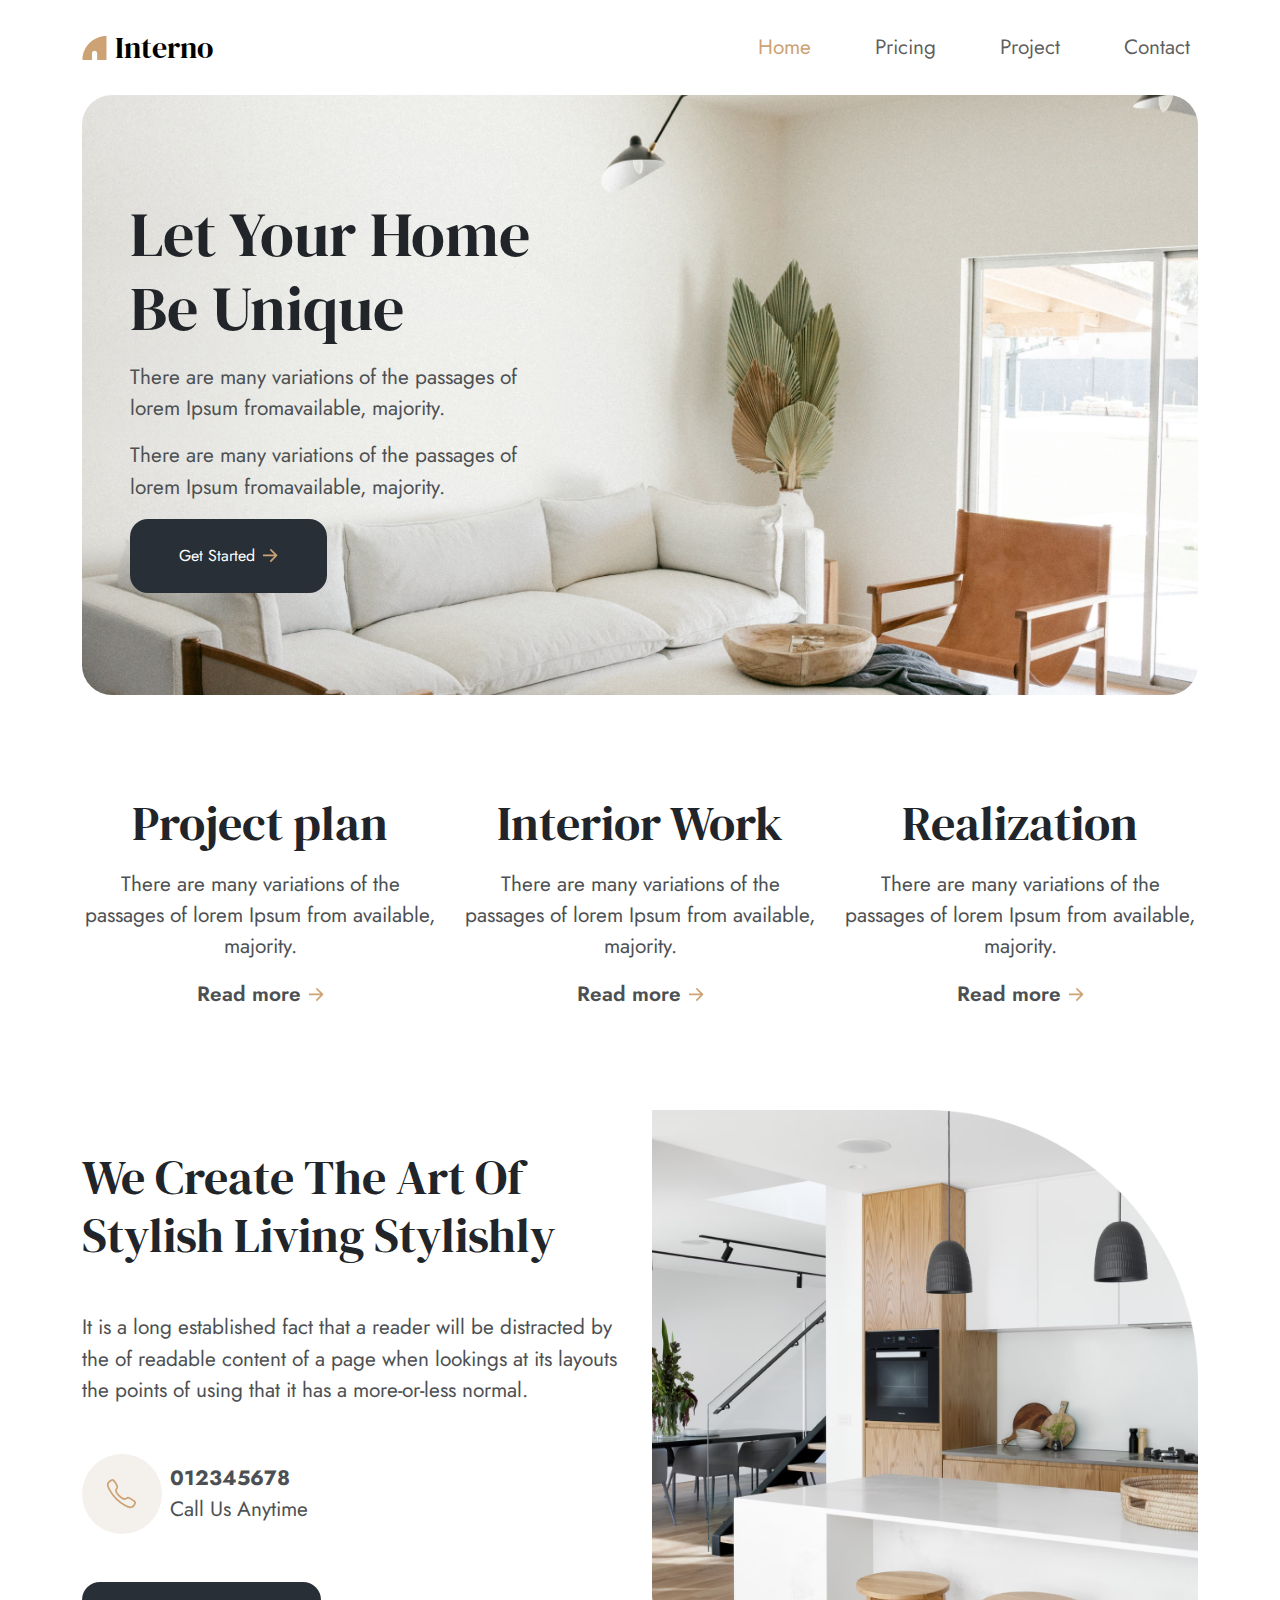
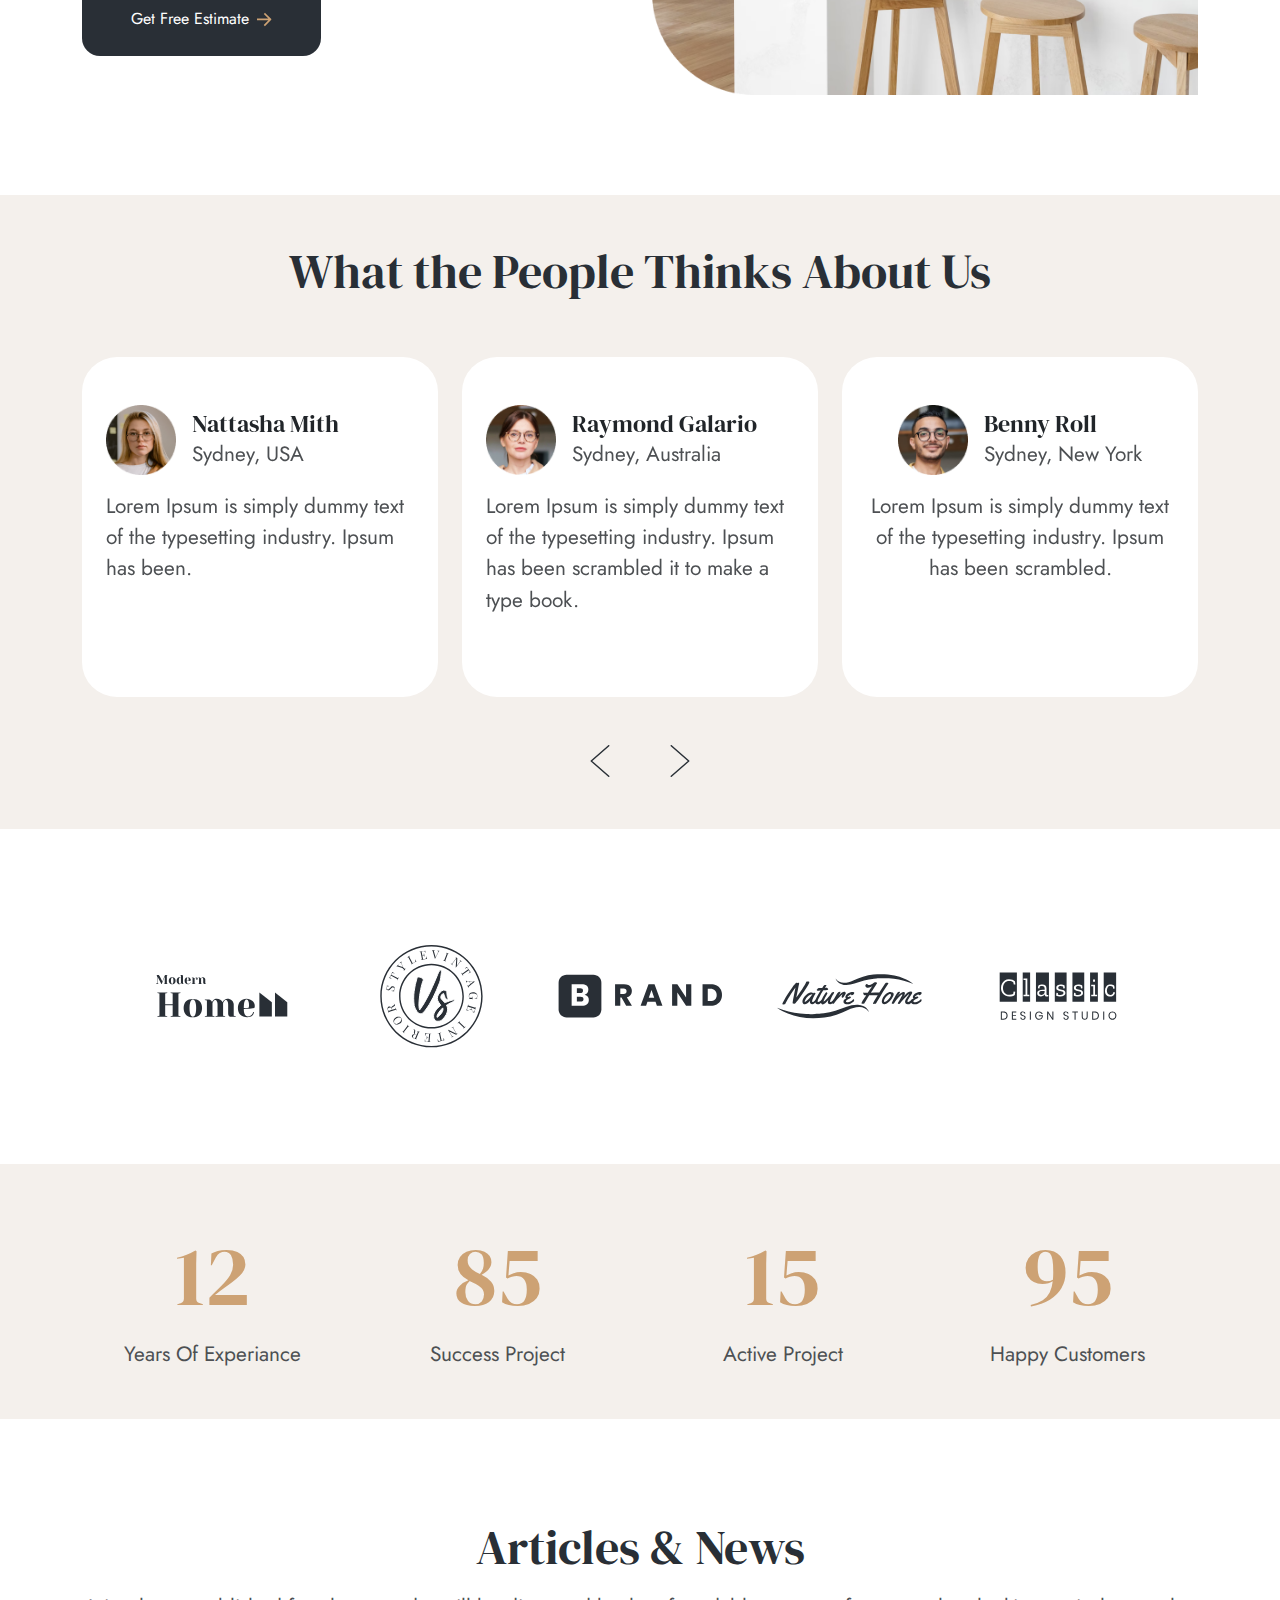
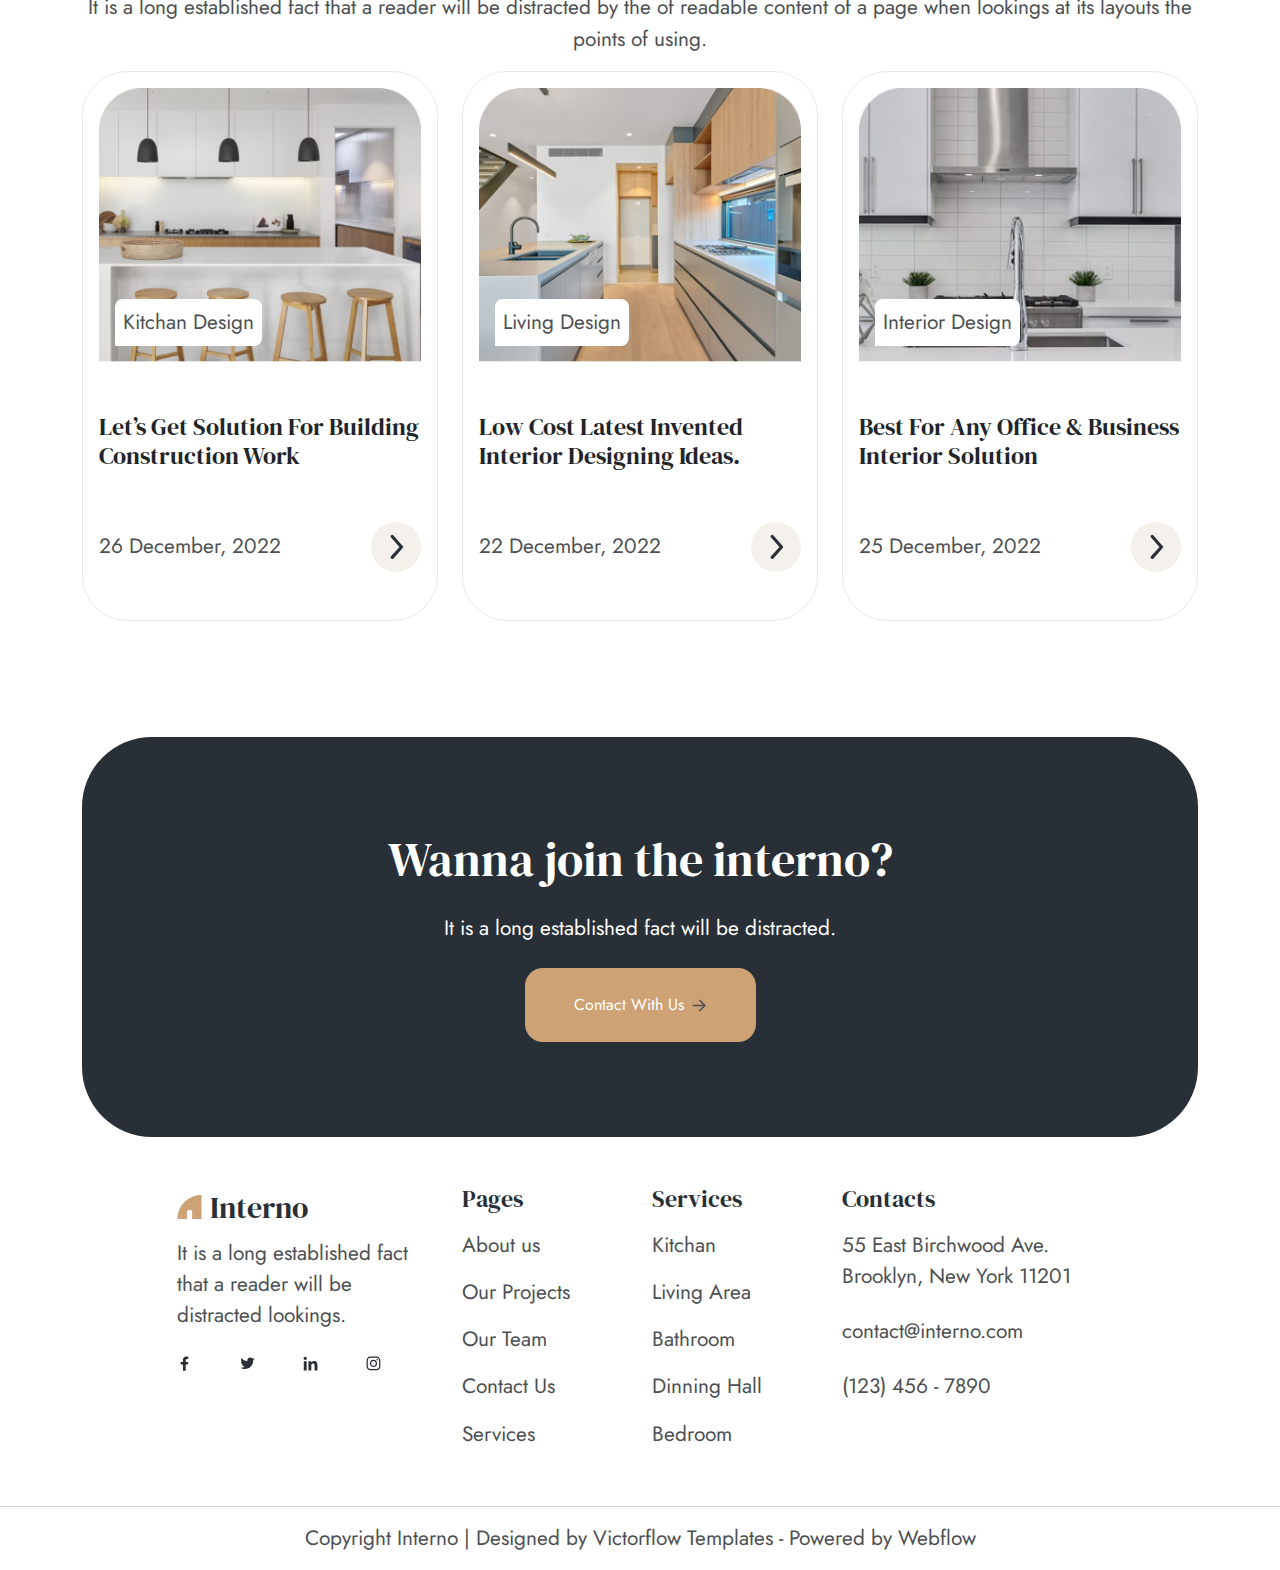
<file: index.html>
<!DOCTYPE html>

<html lang="en">
  <head>
    <meta charset="UTF-8" />
    <meta name="viewport" content="width=device-width, initial-scale=1.0" />

    <title>Home | Interno</title>

    <link
      href="https://cdn.jsdelivr.net/npm/bootstrap@5.3.3/dist/css/bootstrap.min.css"
      rel="stylesheet"
      integrity="sha384-QWTKZyjpPEjISv5WaRU9OFeRpok6YctnYmDr5pNlyT2bRjXh0JMhjY6hW+ALEwIH"
      crossorigin="anonymous"
    />
    <link rel="stylesheet" href="./styles/css/index.css" />
  </head>

  <body>
    <header class="container py-3 header">
      <nav class="navbar navbar-expand-lg header__menu">
        <a
          class="navbar-brand d-flex gap-2 align-items-center mx-0 py-0 header__menu-logo"
          href="#"
        >
          <img
            src="/images/logos/main-logo.svg"
            alt="Logo"
            width="25"
            height="24"
            class="align-self-center"
          />
          Interno
        </a>
        <button
          class="navbar-toggler p-0"
          type="button"
          data-bs-toggle="collapse"
          data-bs-target="#navbarNav"
          aria-controls="navbarNav"
          aria-expanded="false"
          aria-label="Переключатель навигации"
        >
          <span class="navbar-toggler-icon"></span>
        </button>
        <div
          class="collapse navbar-collapse justify-content-end"
          id="navbarNav"
        >
          <ul class="navbar-nav gap-1 gap-lg-5">
            <li class="nav-item text-center header__menu-item">
              <a class="nav-link active" aria-current="page" href="./index.html"
                >Home</a
              >
            </li>
            <li class="nav-item text-center header__menu-item">
              <a class="nav-link" href="./pricing.html">Pricing</a>
            </li>
            <li class="nav-item text-center header__menu-item">
              <a class="nav-link" href="./projects.html">Project</a>
            </li>
            <li class="nav-item text-center header__menu-item">
              <a class="nav-link" href="./contacts.html">Contact</a>
            </li>
          </ul>
        </div>
      </nav>
    </header>
    <main class="d-flex flex-column main">
      <section class="container block-start">
        <article
          class="border-0 justify-content-center align-items-center align-items-md-start px-5 py-5 row-gap-3 card"
        >
          <h1 class="text-center text-md-start p-0 m-0 card__title">
            Let Your Home Be Unique
          </h1>
          <p class="text-center text-md-start m-0 card__text">
            There are many variations of the passages of lorem Ipsum
            fromavailable, majority.
          </p>
          <p class="text-center text-md-start m-0 card__text">
            There are many variations of the passages of lorem Ipsum
            fromavailable, majority.
          </p>
          <button
            type="button"
            class="btn d-flex align-items-center gap-2 px-4 py-3 px-md-5 py-md-4 button"
          >
            Get Started
            <img
              src="images/icons/button-arrow-icon.svg"
              alt="arrow"
              width="15"
              height="15"
            />
          </button>
        </article>
      </section>
      <section class="container description-work">
        <div
          class="row row-cols-1 row-cols-md-2 row-cols-lg-3 align-items-center justify-content-center justify-content-lg-between row-gap-5"
        >
          <article class="col text-center gap-3 card">
            <h2 class="m-0 card__title">Project plan</h2>
            <p class="m-0 card__text">
              There are many variations of the passages of lorem Ipsum from
              available, majority.
            </p>
            <a
              href="#"
              class="d-flex align-items-center justify-content-center gap-2 description-work__link"
            >
              Read more
              <img
                src="images/icons/button-arrow-icon.svg"
                alt="arrow"
                width="15"
                height="15"
              />
            </a>
          </article>
          <article class="col text-center gap-3 card">
            <h2 class="m-0 card__title">Interior Work</h2>
            <p class="m-0 card__text">
              There are many variations of the passages of lorem Ipsum from
              available, majority.
            </p>
            <a
              href="#"
              class="d-flex align-items-center justify-content-center gap-2 description-work__link"
            >
              Read more
              <img
                src="images/icons/button-arrow-icon.svg"
                alt="arrow"
                width="15"
                height="15"
              />
            </a>
          </article>
          <article class="col text-center gap-3 card">
            <h2 class="m-0 card__title">Realization</h2>
            <p class="m-0 card__text">
              There are many variations of the passages of lorem Ipsum from
              available, majority.
            </p>
            <a
              href="#"
              class="d-flex align-items-center justify-content-center gap-2 description-work__link"
            >
              Read more
              <img
                src="images/icons/button-arrow-icon.svg"
                alt="arrow"
                width="15"
                height="15"
              />
            </a>
          </article>
        </div>
      </section>
      <section class="container description-style">
        <div
          class="row row-cols-1 row-cols-sm-2 align-items-center justify-content-center row-gap-4"
        >
          <article
            class="col text-left align-items-center align-items-sm-start gap-3 gap-md-5 order-1 order-sm-0 card"
          >
            <h2 class="p-0 m-0 text-center text-sm-start card__title">
              We Create The Art Of Stylish Living Stylishly
            </h2>
            <p class="m-0 text-center text-sm-start card__text">
              It is a long established fact that a reader will be distracted by
              the of readable content of a page when lookings at its layouts the
              points of using that it has a more-or-less normal.
            </p>
            <div class="d-flex align-items-center gap-2">
              <img
                src="/images/icons/call-icon.svg"
                alt="call-icon"
                width="80px"
                height="80px"
              />
              <a href="#" class="text description-style__number">
                <b>012345678</b><br />
                Call Us Anytime
              </a>
            </div>
            <button
              type="button"
              class="btn d-flex align-items-center gap-2 px-4 py-3 px-md-5 py-md-4 button"
            >
              Get Free Estimate
              <img
                src="images/icons/button-arrow-icon.svg"
                alt="arrow"
                width="15"
                height="15"
              />
            </button>
          </article>
          <div class="col text-center order-0 order-sm-1">
            <img
              src="/images/photos/stylish-living-room.png"
              alt="stylish-living-room"
              class="description-style__image"
            />
          </div>
        </div>
      </section>
      <section class="slider py-5">
        <div class="container">
          <h2 class="text-center slider__title">
            What the People Thinks About Us
          </h2>
          <div
            id="carouselExampleAutoplaying"
            class="carousel slide py-5"
            data-bs-ride="carousel"
          >
            <div class="carousel-inner">
              <div class="carousel-item active">
                <div class="row row-gap-4">
                  <div class="col-12 col-sm-6 col-lg-4">
                    <article
                      class="py-5 py-sm-4 py-lg-5 px-3 px-lg-4 gap-3 card"
                    >
                      <div
                        class="d-flex align-items-center flex-column flex-sm-row gap-3"
                      >
                        <img
                          src="/images/avatars/Nattasha Mith.png"
                          alt="Nattasha Mith"
                          class="slider__image"
                        />
                        <div
                          class="d-flex text-center text-sm-start flex-column justify-content-between"
                        >
                          <h3 class="m-0 card__name">Nattasha Mith</h3>
                          <p class="m-0 card__text">Sydney, USA</p>
                        </div>
                      </div>
                      <p class="m-0 card__text">
                        Lorem Ipsum is simply dummy text of the typesetting
                        industry. Ipsum has been.
                      </p>
                    </article>
                  </div>
                  <div class="col-12 col-sm-6 col-lg-4">
                    <article
                      class="py-5 py-sm-4 py-lg-5 px-3 px-lg-4 gap-3 card"
                    >
                      <div
                        class="d-flex align-items-center flex-column flex-sm-row gap-3"
                      >
                        <img
                          src="/images/avatars/Raymond Galario.png"
                          alt="Nattasha Mith"
                          class="slider__image"
                        />
                        <div
                          class="d-flex text-center text-sm-start flex-column justify-content-between"
                        >
                          <h3 class="m-0 card__name">Raymond Galario</h3>
                          <p class="m-0 card__text">Sydney, Australia</p>
                        </div>
                      </div>
                      <p class="m-0 card__text">
                        Lorem Ipsum is simply dummy text of the typesetting
                        industry. Ipsum has been scrambled it to make a type
                        book.
                      </p>
                    </article>
                  </div>
                  <div class="col-12 col-lg-4">
                    <article
                      class="py-5 py-sm-5 py-lg-5 px-3 px-lg-4 gap-3 card"
                    >
                      <div
                        class="d-flex align-items-center flex-column flex-sm-row gap-3 justify-content-sm-center"
                      >
                        <img
                          src="/images/avatars/Benny Roll.png"
                          alt="Nattasha Mith"
                          class="slider__image"
                        />
                        <div
                          class="d-flex text-center text-sm-start flex-column justify-content-center"
                        >
                          <h3 class="m-0 card__name">Benny Roll</h3>
                          <p class="m-0 card__text">Sydney, New York</p>
                        </div>
                      </div>
                      <p class="m-0 card__text text-sm-center">
                        Lorem Ipsum is simply dummy text of the typesetting
                        industry. Ipsum has been scrambled.
                      </p>
                    </article>
                  </div>
                </div>
              </div>
              <div class="carousel-item">
                <div class="row row-gap-4">
                  <div class="col-12 col-sm-6 col-lg-4">
                    <article
                      class="py-5 py-sm-4 py-lg-5 px-3 px-lg-4 gap-3 card"
                    >
                      <div
                        class="d-flex align-items-center flex-column flex-sm-row gap-3"
                      >
                        <img
                          src="/images/avatars/Nattasha Mith.png"
                          alt="Nattasha Mith"
                          class="slider__image"
                        />
                        <div
                          class="d-flex text-center text-sm-start flex-column justify-content-between"
                        >
                          <h3 class="m-0 card__name">Nattasha Mith</h3>
                          <p class="m-0 card__text">Sydney, USA</p>
                        </div>
                      </div>
                      <p class="m-0 card__text">
                        Lorem Ipsum is simply dummy text of the typesetting
                        industry. Ipsum has been.
                      </p>
                    </article>
                  </div>
                  <div class="col-12 col-sm-6 col-lg-4">
                    <article
                      class="py-5 py-sm-4 py-lg-5 px-3 px-lg-4 gap-3 card"
                    >
                      <div
                        class="d-flex align-items-center flex-column flex-sm-row gap-3"
                      >
                        <img
                          src="/images/avatars/Raymond Galario.png"
                          alt="Nattasha Mith"
                          class="slider__image"
                        />
                        <div
                          class="d-flex text-center text-sm-start flex-column justify-content-between"
                        >
                          <h3 class="m-0 card__name">Raymond Galario</h3>
                          <p class="m-0 card__text">Sydney, Australia</p>
                        </div>
                      </div>
                      <p class="m-0 card__text">
                        Lorem Ipsum is simply dummy text of the typesetting
                        industry. Ipsum has been scrambled it to make a type
                        book.
                      </p>
                    </article>
                  </div>
                  <div class="col-12 col-lg-4">
                    <article
                      class="py-5 py-sm-5 py-lg-5 px-3 px-lg-4 gap-3 card"
                    >
                      <div
                        class="d-flex align-items-center flex-column flex-sm-row gap-3 justify-content-sm-center"
                      >
                        <img
                          src="/images/avatars/Benny Roll.png"
                          alt="Nattasha Mith"
                          class="slider__image"
                        />
                        <div
                          class="d-flex text-center text-sm-start flex-column justify-content-center"
                        >
                          <h3 class="m-0 card__name">Benny Roll</h3>
                          <p class="m-0 card__text">Sydney, New York</p>
                        </div>
                      </div>
                      <p class="m-0 card__text text-sm-center">
                        Lorem Ipsum is simply dummy text of the typesetting
                        industry. Ipsum has been scrambled.
                      </p>
                    </article>
                  </div>
                </div>
              </div>
            </div>
          </div>
          <div class="row justify-content-center gap-5 m-0">
            <button
              class="carousel-control-prev slider__arrow"
              type="button"
              data-bs-target="#carouselExampleAutoplaying"
              data-bs-slide="prev"
            >
              <span
                class="carousel-control-prev-icon slider__arrow-icon"
                aria-hidden="true"
              ></span>
              <span class="visually-hidden">Предыдущий</span>
            </button>
            <button
              class="carousel-control-next slider__arrow"
              type="button"
              data-bs-target="#carouselExampleAutoplaying"
              data-bs-slide="next"
            >
              <span
                class="carousel-control-next-icon slider__arrow-next-icon"
                aria-hidden="true"
              ></span>
              <span class="visually-hidden">Следующий</span>
            </button>
          </div>
        </div>
      </section>
      <section class="container brand">
        <div
          class="row row-cols-1 row-cols-sm-2 row-cols-md-3 row-cols-lg-4 row-cols-xl-5 align-items-center py-3 row-gap-5 justify-content-center px-5"
        >
          <div class="col text-center">
            <img
              src="/images/logos/modern-home-logo.svg"
              alt="modern-home-logo"
            />
          </div>
          <div class="col text-center">
            <img
              src="/images/logos/style-vintage-interior-logo.svg"
              alt="style-vintage-interior-logo"
            />
          </div>
          <div class="col text-center">
            <img src="/images/logos/brand-logo.svg" alt="brand-logo" />
          </div>
          <div class="col text-center">
            <img
              src="/images/logos/nature-home-logo.svg"
              alt="nature-home-logo"
            />
          </div>
          <div class="col text-center">
            <img
              src="/images/logos/classic-design-studio-logo.svg"
              alt="classic-design-studio-logo"
            />
          </div>
        </div>
      </section>
      <section class="statistics">
        <div class="container">
          <div
            class="row row-cols-1 row-cols-sm-2 row-cols-md-3 row-cols-lg-4 align-items-center py-5 row-gap-5 justify-content-center"
          >
            <div class="col">
              <article class="d-flex flex-column align-items-center card">
                <span class="card__number">12</span>
                <p class="m-0 card__text">Years Of Experiance</p>
              </article>
            </div>
            <div class="col">
              <article class="d-flex flex-column align-items-center card">
                <span class="card__number">85</span>
                <p class="m-0 card__text">Success Project</p>
              </article>
            </div>
            <div class="col">
              <article class="d-flex flex-column align-items-center card">
                <span class="card__number">15</span>
                <p class="m-0 card__text">Active Project</p>
              </article>
            </div>
            <div class="col">
              <article class="d-flex flex-column align-items-center card">
                <span class="card__number">95</span>
                <p class="m-0 card__text">Happy Customers</p>
              </article>
            </div>
          </div>
        </div>
      </section>
      <section class="container news">
        <article class="d-flex flex-column gap-3 text-center">
          <h2 class="m-0 news__title">Articles & News</h2>
          <p class="m-0">
            It is a long established fact that a reader will be distracted by
            the of readable content of a page when lookings at its layouts the
            points of using.
          </p>
        </article>
        <div
          class="row row-cols-1 row-cols-sm-2 row-cols-md-3 py-3 row-gap-4 row-gap-lg-5 justify-content-center"
        >
          <div class="col d-flex justify-content-center">
            <article
              class="d-flex flex-column align-items-center justify-content-between p-3 pb-5 card"
            >
              <div class="w-100 position-relative">
                <img
                  src="./images/photos/kitchan-design.png"
                  alt="kitchan Design"
                  class="w-100 h-100 card__image"
                />
                <p
                  class="position-absolute start-0 bottom-0 mb-3 ms-3 p-2 card__sticker"
                >
                  Kitchan Design
                </p>
              </div>
              <h3 class="m-0 card__title">
                Let’s Get Solution For Building Construction Work
              </h3>
              <a
                href="#"
                class="w-100 d-flex justify-content-between align-items-center"
              >
                <p class="m-0 card__link">26 December, 2022</p>
                <div
                  class="d-flex justify-content-center align-items-center card__icon-container"
                >
                  <img
                    src="./images/icons/card-icon.svg"
                    alt="arrow"
                    class="card__icon"
                  />
                </div>
              </a>
            </article>
          </div>
          <div class="col d-flex justify-content-center">
            <article
              class="d-flex flex-column align-items-center justify-content-between p-3 pb-5 card"
            >
              <div class="w-100 position-relative">
                <img
                  src="./images/photos/living-design.png"
                  alt="Living Design"
                  class="w-100 h-100 card__image"
                />
                <p
                  class="position-absolute start-0 bottom-0 mb-3 ms-3 p-2 card__sticker"
                >
                  Living Design
                </p>
              </div>
              <h3 class="m-0 card__title">
                Low Cost Latest Invented Interior Designing Ideas.
              </h3>
              <a
                class="w-100 d-flex justify-content-between align-items-center"
              >
                <p class="m-0 card__link">22 December, 2022</p>
                <div
                  class="d-flex justify-content-center align-items-center card__icon-container"
                >
                  <img
                    src="./images/icons/card-icon.svg"
                    alt="arrow"
                    class="card__icon"
                    data-bs-toggle="modal"
                    data-bs-target="#exampleModal"
                  />
                </div>
              </a>
            </article>
          </div>
          <div
            class="modal fade"
            id="exampleModal"
            tabindex="-1"
            aria-labelledby="exampleModalLabel"
            aria-hidden="true"
          >
            <div class="modal-dialog modal-dialog-centered">
              <div class="modal-content p-3 m-auto">
                <div class="modal-header">
                  <button
                    type="button"
                    class="btn-close"
                    data-bs-dismiss="modal"
                    aria-label="Закрыть"
                  ></button>
                </div>
                <div class="modal-body m-auto text-center">
                  <img
                    src="images/photos/living-design.png"
                    alt=""
                    class="modal-photo"
                  />
                  <h4 class="mt-3 mb-3">
                    Low Cost Latest Invented Interior Designing Ideas.
                  </h4>
                  <div
                    class="modal__icon-container justify-content-center align-items-center d-flex m-auto"
                  >
                    <img
                      src="./images/icons/card-icon.svg"
                      alt="arrow"
                      class="modal__icon"
                    />
                  </div>
                </div>
              </div>
            </div>
          </div>
          <div class="col d-flex justify-content-center">
            <article
              class="d-flex flex-column align-items-center justify-content-between p-3 pb-5 card"
            >
              <div class="w-100 position-relative">
                <img
                  src="./images/photos/interior-design.png"
                  alt="Interior Design"
                  class="w-100 h-100 card__image"
                />
                <p
                  class="position-absolute start-0 bottom-0 mb-3 ms-3 p-2 card__sticker"
                >
                  Interior Design
                </p>
              </div>
              <h3 class="m-0 card__title">
                Best For Any Office & Business Interior Solution
              </h3>
              <a
                href="#"
                class="w-100 d-flex justify-content-between align-items-center"
              >
                <p class="m-0 card__link">25 December, 2022</p>
                <div
                  class="d-flex justify-content-center align-items-center card__icon-container"
                >
                  <img
                    src="./images/icons/card-icon.svg"
                    alt="arrow"
                    class="card__icon"
                  />
                </div>
              </a>
            </article>
          </div>
        </div>
      </section>
      <section class="container">
        <article
          class="d-flex flex-column align-items-center gap-4 py-5 contacts justify-content-center"
        >
          <h2 class="m-0 text-center contacts__title">
            Wanna join the interno?
          </h2>
          <p class="m-0 contacts__text">
            It is a long established fact will be distracted.
          </p>
          <button
            type="button"
            class="btn d-flex align-items-center gap-2 px-4 py-3 px-md-5 py-md-4 button"
          >
            Contact With Us
            <svg
              viewBox="0 0 18 17"
              xmlns="http://www.w3.org/2000/svg"
              class="icon"
            >
              <path
                d="M1 8.43542L14.7232 8.29857M9.61818 1.91138L16.1412 8.43436L9.48677 15.0887"
                stroke-width="2"
                stroke-linecap="square"
                stroke-linejoin="round"
              />
            </svg>
          </button>
        </article>
      </section>
    </main>
    <footer class="footer pt-5 pb-3 m-auto px-0">
      <div class="container">
        <div
          class="row mb-5 row-gap-4 justify-content-center text-center text-md-start"
        >
          <div class="col-12 col-md-3 col-lg-3 d-flex flex-column gap-2">
            <a
              class="navbar-brand d-flex gap-2 align-items-center m-0 py-0 justify-content-center justify-content-md-start header__menu-logo footer__logo"
              href="#"
            >
              <img
                src="/images/logos/main-logo.svg"
                alt="Logo"
                width="25"
                height="24"
                class="align-self-center"
              />
              Interno
            </a>
            <p class="m-0">
              It is a long established fact that a reader will be distracted
              lookings.
            </p>
            <div
              class="d-flex gap-4 gap-lg-5 align-items-center mt-3 justify-content-center justify-content-md-start"
            >
              <svg
                viewBox="0 0 11 19"
                xmlns="http://www.w3.org/2000/svg"
                class="footer__icon"
              >
                <path
                  d="M9.68359 10.875L10.1758 7.64062H7.04688V5.53125C7.04688 4.61719 7.46875 3.77344 8.875 3.77344H10.3164V0.996094C10.3164 0.996094 9.01562 0.75 7.78516 0.75C5.21875 0.75 3.53125 2.33203 3.53125 5.14453V7.64062H0.648438V10.875H3.53125V18.75H7.04688V10.875H9.68359Z"
                />
              </svg>
              <svg
                viewBox="0 0 19 16"
                xmlns="http://www.w3.org/2000/svg"
                class="footer__icon"
              >
                <path
                  d="M16.6367 4.09375C17.3398 3.56641 17.9727 2.93359 18.4648 2.19531C17.832 2.47656 17.0938 2.6875 16.3555 2.75781C17.1289 2.30078 17.6914 1.59766 17.9727 0.71875C17.2695 1.14062 16.4609 1.45703 15.6523 1.63281C14.9492 0.894531 14 0.472656 12.9453 0.472656C10.9062 0.472656 9.25391 2.125 9.25391 4.16406C9.25391 4.44531 9.28906 4.72656 9.35938 5.00781C6.30078 4.83203 3.55859 3.35547 1.73047 1.14062C1.41406 1.66797 1.23828 2.30078 1.23828 3.00391C1.23828 4.26953 1.87109 5.39453 2.89062 6.0625C2.29297 6.02734 1.69531 5.88672 1.20312 5.60547V5.64062C1.20312 7.43359 2.46875 8.91016 4.15625 9.26172C3.875 9.33203 3.52344 9.40234 3.20703 9.40234C2.96094 9.40234 2.75 9.36719 2.50391 9.33203C2.96094 10.8086 4.33203 11.8633 5.94922 11.8984C4.68359 12.8828 3.10156 13.4805 1.37891 13.4805C1.0625 13.4805 0.78125 13.4453 0.5 13.4102C2.11719 14.4648 4.05078 15.0625 6.16016 15.0625C12.9453 15.0625 16.6367 9.47266 16.6367 4.58594C16.6367 4.41016 16.6367 4.26953 16.6367 4.09375Z"
                />
              </svg>
              <svg
                viewBox="0 0 17 17"
                xmlns="http://www.w3.org/2000/svg"
                class="footer__icon"
              >
                <path
                  d="M4.14062 16.5V5.98828H0.871094V16.5H4.14062ZM2.48828 4.58203C3.54297 4.58203 4.38672 3.70312 4.38672 2.64844C4.38672 1.62891 3.54297 0.785156 2.48828 0.785156C1.46875 0.785156 0.625 1.62891 0.625 2.64844C0.625 3.70312 1.46875 4.58203 2.48828 4.58203ZM16.3398 16.5H16.375V10.7344C16.375 7.92188 15.7422 5.74219 12.4375 5.74219C10.8555 5.74219 9.80078 6.62109 9.34375 7.42969H9.30859V5.98828H6.17969V16.5H9.44922V11.2969C9.44922 9.92578 9.69531 8.625 11.3828 8.625C13.0703 8.625 13.1055 10.1719 13.1055 11.4023V16.5H16.3398Z"
                />
              </svg>
              <svg
                viewBox="0 0 18 18"
                xmlns="http://www.w3.org/2000/svg"
                class="footer__icon"
              >
                <path
                  d="M9 4.60742C6.625 4.60742 4.73242 6.53711 4.73242 8.875C4.73242 11.25 6.625 13.1426 9 13.1426C11.3379 13.1426 13.2676 11.25 13.2676 8.875C13.2676 6.53711 11.3379 4.60742 9 4.60742ZM9 11.6582C7.47852 11.6582 6.2168 10.4336 6.2168 8.875C6.2168 7.35352 7.44141 6.12891 9 6.12891C10.5215 6.12891 11.7461 7.35352 11.7461 8.875C11.7461 10.4336 10.5215 11.6582 9 11.6582ZM14.418 4.45898C14.418 3.90234 13.9727 3.45703 13.416 3.45703C12.8594 3.45703 12.4141 3.90234 12.4141 4.45898C12.4141 5.01562 12.8594 5.46094 13.416 5.46094C13.9727 5.46094 14.418 5.01562 14.418 4.45898ZM17.2383 5.46094C17.1641 4.125 16.8672 2.9375 15.9023 1.97266C14.9375 1.00781 13.75 0.710938 12.4141 0.636719C11.041 0.5625 6.92188 0.5625 5.54883 0.636719C4.21289 0.710938 3.0625 1.00781 2.06055 1.97266C1.0957 2.9375 0.798828 4.125 0.724609 5.46094C0.650391 6.83398 0.650391 10.9531 0.724609 12.3262C0.798828 13.6621 1.0957 14.8125 2.06055 15.8145C3.0625 16.7793 4.21289 17.0762 5.54883 17.1504C6.92188 17.2246 11.041 17.2246 12.4141 17.1504C13.75 17.0762 14.9375 16.7793 15.9023 15.8145C16.8672 14.8125 17.1641 13.6621 17.2383 12.3262C17.3125 10.9531 17.3125 6.83398 17.2383 5.46094ZM15.457 13.7734C15.1973 14.5156 14.6035 15.0723 13.8984 15.3691C12.7852 15.8145 10.1875 15.7031 9 15.7031C7.77539 15.7031 5.17773 15.8145 4.10156 15.3691C3.35938 15.0723 2.80273 14.5156 2.50586 13.7734C2.06055 12.6973 2.17188 10.0996 2.17188 8.875C2.17188 7.6875 2.06055 5.08984 2.50586 3.97656C2.80273 3.27148 3.35938 2.71484 4.10156 2.41797C5.17773 1.97266 7.77539 2.08398 9 2.08398C10.1875 2.08398 12.7852 1.97266 13.8984 2.41797C14.6035 2.67773 15.1602 3.27148 15.457 3.97656C15.9023 5.08984 15.791 7.6875 15.791 8.875C15.791 10.0996 15.9023 12.6973 15.457 13.7734Z"
                />
              </svg>
            </div>
          </div>
          <div class="col-12 col-sm-6 col-md-3 col-lg-2">
            <h3 class="mb-3 footer__title">Pages</h3>
            <div class="d-flex flex-column gap-3">
              <a href="#">About us</a>
              <a href="#">Our Projects</a>
              <a href="#">Our Team</a>
              <a href="#">Contact Us</a>
              <a href="#">Services</a>
            </div>
          </div>
          <div class="col-12 col-sm-6 col-md-3 col-lg-2 py-0">
            <h3 class="mb-3 footer__title">Services</h3>
            <div class="d-flex flex-column gap-3">
              <a href="#">Kitchan</a>
              <a href="#">Living Area</a>
              <a href="#">Bathroom</a>
              <a href="#">Dinning Hall</a>
              <a href="#">Bedroom</a>
            </div>
          </div>
          <div class="col-12 col-md-2 col-lg-3">
            <h3 class="mb-3 footer__title">Contacts</h3>
            <address class="d-flex flex-column m-0 gap-4">
              <p class="m-0">
                55 East Birchwood Ave. <br />
                Brooklyn, New York 11201
              </p>
              <a href="mailto:contact@interno.com">contact@interno.com</a>
              <a href="tel:1234567890">(123) 456 - 7890</a><br />
            </address>
          </div>
        </div>
      </div>
      <hr class="footer__line p-0 mb-3" />
      <div class="container">
        <a class="m-auto text-center d-flex justify-content-center">
          Copyright Interno | Designed by Victorflow Templates - Powered by
          Webflow
        </a>
      </div>
    </footer>

    <script
      src="https://cdn.jsdelivr.net/npm/bootstrap@5.3.3/dist/js/bootstrap.bundle.min.js"
      integrity="sha384-YvpcrYf0tY3lHB60NNkmXc5s9fDVZLESaAA55NDzOxhy9GkcIdslK1eN7N6jIeHz"
      crossorigin="anonymous"
    ></script>
    <script>
      if (localStorage.getItem("formSubmitted") === "true") {
        const alertBox = document.createElement("div");
        alertBox.classList.add("alert", "alert-success", "alert-custom");
        alertBox.setAttribute("role", "alert");
        alertBox.textContent = "The data has been sent successfully!";

        document.body.appendChild(alertBox);

        setTimeout(() => {
          alertBox.classList.add("show");
        }, 100);

        setTimeout(() => {
          alertBox.classList.remove("show");

          setTimeout(() => {
            alertBox.remove();
          }, 500);
        }, 3000);

        localStorage.removeItem("formSubmitted");
      }
    </script>
  </body>
</html>
</file>
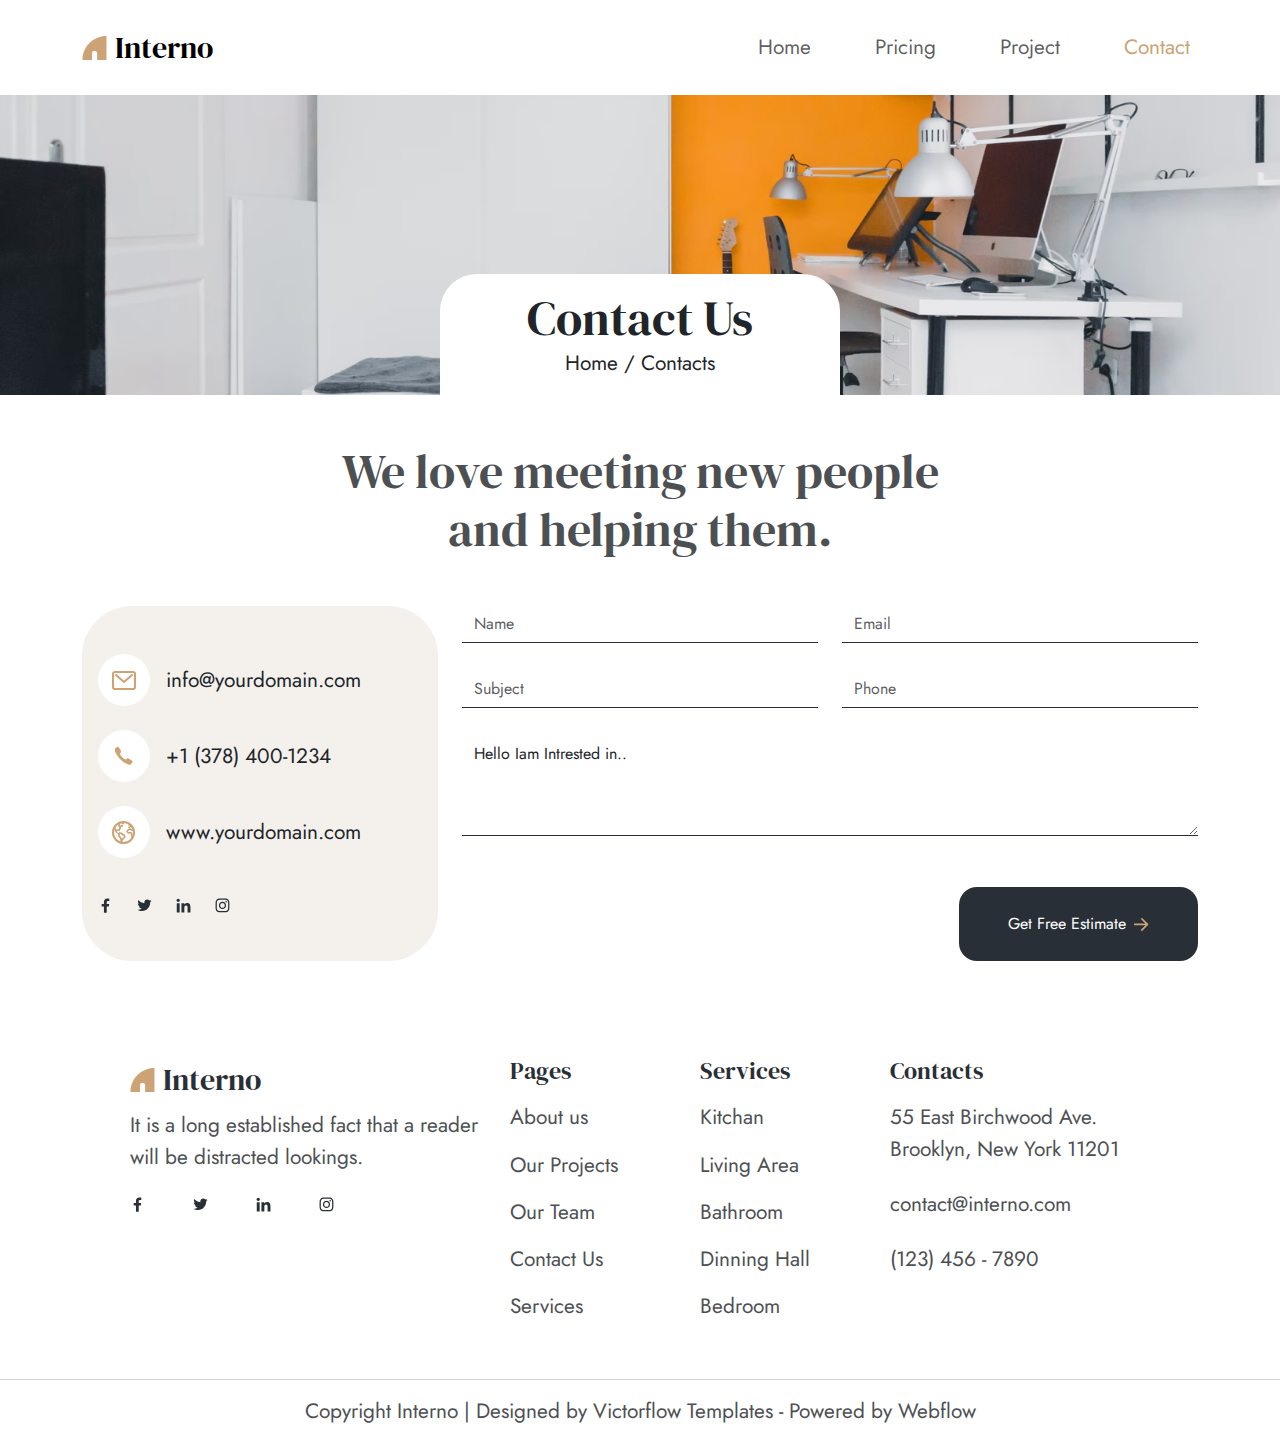
<file: contacts.html>
<!DOCTYPE html>

<html lang="en">
  <head>
    <meta charset="UTF-8" />
    <meta name="viewport" content="width=device-width, initial-scale=1.0" />

    <title>Contact us | Interno</title>

    <link
      href="https://cdn.jsdelivr.net/npm/bootstrap@5.3.3/dist/css/bootstrap.min.css"
      rel="stylesheet"
      integrity="sha384-QWTKZyjpPEjISv5WaRU9OFeRpok6YctnYmDr5pNlyT2bRjXh0JMhjY6hW+ALEwIH"
      crossorigin="anonymous"
    />
    <link rel="stylesheet" href="../styles/css/index.css" />
  </head>

  <body>
    <header class="container py-3 header">
      <nav class="navbar navbar-expand-lg header__menu">
        <a
          class="navbar-brand d-flex gap-2 align-items-center mx-0 py-0 header__menu-logo"
          href="#"
        >
          <img
            src="/images/logos/main-logo.svg"
            alt="Logo"
            width="25"
            height="24"
            class="align-self-center"
          />
          Interno
        </a>
        <button
          class="navbar-toggler p-0"
          type="button"
          data-bs-toggle="collapse"
          data-bs-target="#navbarNav"
          aria-controls="navbarNav"
          aria-expanded="false"
          aria-label="Переключатель навигации"
        >
          <span class="navbar-toggler-icon"></span>
        </button>
        <div
          class="collapse navbar-collapse justify-content-end"
          id="navbarNav"
        >
          <ul class="navbar-nav gap-1 gap-lg-5">
            <li class="nav-item text-center header__menu-item">
              <a class="nav-link" aria-current="page" href="index.html">Home</a>
            </li>
            <li class="nav-item text-center header__menu-item">
              <a class="nav-link" href="pricing.html">Pricing</a>
            </li>
            <li class="nav-item text-center header__menu-item">
              <a class="nav-link" href="projects.html">Project</a>
            </li>
            <li class="nav-item text-center header__menu-item">
              <a class="nav-link active" href="contacts.html">Contact</a>
            </li>
          </ul>
        </div>
      </nav>
    </header>

    <main class="contacts-form">
      <section class="projects">
        <div
          class="container d-flex flex-column align-items-center justify-content-end projects__banner"
        >
          <article class="d-flex text-center flex-column py-3 card">
            <h2 class="m-0 card__title">Contact Us</h2>
            <p class="m-0">Home / Contacts</p>
          </article>
        </div>
      </section>
      <section class="container py-5 contacts-form__section">
        <h2 class="text-center mb-5 contacts-form__title">
          We love meeting new people <br />
          and helping them.
        </h2>
        <div class="row row-cols-1 row-cols-md-2 row-gap-5">
          <div class="col-12 col-lg-4">
            <article class="d-flex flex-column gap-4 px-3 py-5 card">
              <a
                href="#"
                class="d-flex gap-3 justify-content-start align-items-center"
              >
                <img src="./images/icons/email-icon.svg" alt="email-icon" />
                <p class="m-0">info@yourdomain.com</p>
              </a>
              <a
                href="#"
                class="d-flex gap-3 justify-content-start align-items-center"
              >
                <svg
                  viewBox="0 0 93 93"
                  xmlns="http://www.w3.org/2000/svg"
                  class="card__icon"
                >
                  <circle
                    cx="46.5"
                    cy="46.5"
                    r="46.5"
                    fill="var(--page-background-color)"
                  />
                  <path
                    d="M61.0012 55.0749C59.7796 53.8442 56.8211 52.0482 55.3857 51.3243C53.5164 50.3828 53.3625 50.3059 51.8933 51.3974C50.9133 52.1258 50.2617 52.7766 49.1148 52.532C47.9678 52.2874 45.4754 50.9082 43.2931 48.7329C41.1107 46.5576 39.6514 43.9931 39.4061 42.8501C39.1607 41.7071 39.8222 41.0632 40.5438 40.081C41.5607 38.6964 41.4838 38.4657 40.6145 36.5965C39.9368 35.1427 38.0883 32.2121 36.8529 30.9967C35.5313 29.6914 35.5313 29.9222 34.6798 30.276C33.9865 30.5677 33.3214 30.9222 32.6928 31.3352C31.462 32.1529 30.7789 32.8321 30.3012 33.8528C29.8235 34.8735 29.6089 37.2665 32.0759 41.7478C34.5429 46.2292 36.2737 48.5206 39.8561 52.0928C43.4385 55.6649 46.1931 57.5856 50.2202 59.844C55.2018 62.6339 57.1126 62.09 58.1365 61.6131C59.1604 61.1362 59.8427 60.4593 60.662 59.2286C61.076 58.6011 61.4314 57.9368 61.7235 57.2441C62.0781 56.3957 62.3089 56.3957 61.0012 55.0749Z"
                    stroke-width="2"
                    stroke-miterlimit="10"
                  />
                </svg>
                <p class="m-0">+1 (378) 400-1234</p>
              </a>
              <a
                href="#"
                class="d-flex gap-3 justify-content-start align-items-center"
              >
                <img
                  src="./images/icons/web-browser-icon.svg"
                  alt="web-browser-icon"
                />
                <p class="m-0">www.yourdomain.com</p>
              </a>
              <div
                class="d-flex gap-3 gap-lg-4 align-items-center mt-3 justify-content-center justify-content-md-start"
              >
                <svg
                  viewBox="0 0 11 19"
                  xmlns="http://www.w3.org/2000/svg"
                  class="footer__icon"
                >
                  <path
                    d="M9.68359 10.875L10.1758 7.64062H7.04688V5.53125C7.04688 4.61719 7.46875 3.77344 8.875 3.77344H10.3164V0.996094C10.3164 0.996094 9.01562 0.75 7.78516 0.75C5.21875 0.75 3.53125 2.33203 3.53125 5.14453V7.64062H0.648438V10.875H3.53125V18.75H7.04688V10.875H9.68359Z"
                  />
                </svg>
                <svg
                  viewBox="0 0 19 16"
                  xmlns="http://www.w3.org/2000/svg"
                  class="footer__icon"
                >
                  <path
                    d="M16.6367 4.09375C17.3398 3.56641 17.9727 2.93359 18.4648 2.19531C17.832 2.47656 17.0938 2.6875 16.3555 2.75781C17.1289 2.30078 17.6914 1.59766 17.9727 0.71875C17.2695 1.14062 16.4609 1.45703 15.6523 1.63281C14.9492 0.894531 14 0.472656 12.9453 0.472656C10.9062 0.472656 9.25391 2.125 9.25391 4.16406C9.25391 4.44531 9.28906 4.72656 9.35938 5.00781C6.30078 4.83203 3.55859 3.35547 1.73047 1.14062C1.41406 1.66797 1.23828 2.30078 1.23828 3.00391C1.23828 4.26953 1.87109 5.39453 2.89062 6.0625C2.29297 6.02734 1.69531 5.88672 1.20312 5.60547V5.64062C1.20312 7.43359 2.46875 8.91016 4.15625 9.26172C3.875 9.33203 3.52344 9.40234 3.20703 9.40234C2.96094 9.40234 2.75 9.36719 2.50391 9.33203C2.96094 10.8086 4.33203 11.8633 5.94922 11.8984C4.68359 12.8828 3.10156 13.4805 1.37891 13.4805C1.0625 13.4805 0.78125 13.4453 0.5 13.4102C2.11719 14.4648 4.05078 15.0625 6.16016 15.0625C12.9453 15.0625 16.6367 9.47266 16.6367 4.58594C16.6367 4.41016 16.6367 4.26953 16.6367 4.09375Z"
                  />
                </svg>
                <svg
                  viewBox="0 0 17 17"
                  xmlns="http://www.w3.org/2000/svg"
                  class="footer__icon"
                >
                  <path
                    d="M4.14062 16.5V5.98828H0.871094V16.5H4.14062ZM2.48828 4.58203C3.54297 4.58203 4.38672 3.70312 4.38672 2.64844C4.38672 1.62891 3.54297 0.785156 2.48828 0.785156C1.46875 0.785156 0.625 1.62891 0.625 2.64844C0.625 3.70312 1.46875 4.58203 2.48828 4.58203ZM16.3398 16.5H16.375V10.7344C16.375 7.92188 15.7422 5.74219 12.4375 5.74219C10.8555 5.74219 9.80078 6.62109 9.34375 7.42969H9.30859V5.98828H6.17969V16.5H9.44922V11.2969C9.44922 9.92578 9.69531 8.625 11.3828 8.625C13.0703 8.625 13.1055 10.1719 13.1055 11.4023V16.5H16.3398Z"
                  />
                </svg>
                <svg
                  viewBox="0 0 18 18"
                  xmlns="http://www.w3.org/2000/svg"
                  class="footer__icon"
                >
                  <path
                    d="M9 4.60742C6.625 4.60742 4.73242 6.53711 4.73242 8.875C4.73242 11.25 6.625 13.1426 9 13.1426C11.3379 13.1426 13.2676 11.25 13.2676 8.875C13.2676 6.53711 11.3379 4.60742 9 4.60742ZM9 11.6582C7.47852 11.6582 6.2168 10.4336 6.2168 8.875C6.2168 7.35352 7.44141 6.12891 9 6.12891C10.5215 6.12891 11.7461 7.35352 11.7461 8.875C11.7461 10.4336 10.5215 11.6582 9 11.6582ZM14.418 4.45898C14.418 3.90234 13.9727 3.45703 13.416 3.45703C12.8594 3.45703 12.4141 3.90234 12.4141 4.45898C12.4141 5.01562 12.8594 5.46094 13.416 5.46094C13.9727 5.46094 14.418 5.01562 14.418 4.45898ZM17.2383 5.46094C17.1641 4.125 16.8672 2.9375 15.9023 1.97266C14.9375 1.00781 13.75 0.710938 12.4141 0.636719C11.041 0.5625 6.92188 0.5625 5.54883 0.636719C4.21289 0.710938 3.0625 1.00781 2.06055 1.97266C1.0957 2.9375 0.798828 4.125 0.724609 5.46094C0.650391 6.83398 0.650391 10.9531 0.724609 12.3262C0.798828 13.6621 1.0957 14.8125 2.06055 15.8145C3.0625 16.7793 4.21289 17.0762 5.54883 17.1504C6.92188 17.2246 11.041 17.2246 12.4141 17.1504C13.75 17.0762 14.9375 16.7793 15.9023 15.8145C16.8672 14.8125 17.1641 13.6621 17.2383 12.3262C17.3125 10.9531 17.3125 6.83398 17.2383 5.46094ZM15.457 13.7734C15.1973 14.5156 14.6035 15.0723 13.8984 15.3691C12.7852 15.8145 10.1875 15.7031 9 15.7031C7.77539 15.7031 5.17773 15.8145 4.10156 15.3691C3.35938 15.0723 2.80273 14.5156 2.50586 13.7734C2.06055 12.6973 2.17188 10.0996 2.17188 8.875C2.17188 7.6875 2.06055 5.08984 2.50586 3.97656C2.80273 3.27148 3.35938 2.71484 4.10156 2.41797C5.17773 1.97266 7.77539 2.08398 9 2.08398C10.1875 2.08398 12.7852 1.97266 13.8984 2.41797C14.6035 2.67773 15.1602 3.27148 15.457 3.97656C15.9023 5.08984 15.791 7.6875 15.791 8.875C15.791 10.0996 15.9023 12.6973 15.457 13.7734Z"
                  />
                </svg>
              </div>
            </article>
          </div>
          <form
            class="col-12 col-lg-8 d-flex flex-column align-items-end row-gap-5"
            id="myForm"
          >
            <div class="row row-gap-4 h-100">
              <div class="col-12 col-md-6">
                <input
                  type="text"
                  id="name"
                  class="form-control"
                  placeholder="Name"
                  aria-label="Name"
                />
              </div>
              <div class="col-12 col-md-6">
                <input
                  type="email"
                  id="email"
                  class="form-control"
                  placeholder="Email"
                  aria-label="Email"
                />
              </div>
              <div class="col-12 col-md-6">
                <input
                  type="text"
                  class="form-control"
                  placeholder="Subject"
                  aria-label="Subject"
                />
              </div>
              <div class="col-12 col-md-6">
                <input
                  type="phone"
                  id="phone"
                  class="form-control"
                  placeholder="Phone"
                  aria-label="Phone"
                />
              </div>
              <div class="col-12">
                <textarea
                  class="form-control"
                  placeholder="Leave a comment here"
                  id="floatingTextarea2Disabled"
                  style="height: 100px"
                >
Hello Iam Intrested in..
</textarea
                >
              </div>
            </div>
            <button
              type="submit"
              class="btn d-flex align-items-center gap-2 px-4 py-3 px-md-5 py-md-4 button"
            >
              Get Free Estimate
              <img
                src="images/icons/button-arrow-icon.svg"
                alt="arrow"
                width="15"
                height="15"
              />
            </button>
          </form>
        </div>
        <div
          id="errorAlert"
          class="alert alert-danger alert-custom"
          role="alert"
          style="display: none"
        >
          Please fill in all fields correctly.
        </div>
      </section>
    </main>

    <footer class="footer pt-5 pb-3 m-auto px-0">
      <div class="container">
        <div
          class="row mb-5 row-gap-4 justify-content-center text-center text-md-start"
        >
          <div class="col-12 col-md-3 col-lg-4 d-flex flex-column gap-2">
            <a
              class="navbar-brand d-flex gap-2 align-items-center m-0 py-0 justify-content-center justify-content-md-start header__menu-logo footer__logo"
              href="#"
            >
              <img
                src="/images/logos/main-logo.svg"
                alt="Logo"
                width="25"
                height="24"
                class="align-self-center"
              />
              Interno
            </a>
            <p class="m-0">
              It is a long established fact that a reader will be distracted
              lookings.
            </p>
            <div
              class="d-flex gap-4 gap-lg-5 align-items-center mt-3 justify-content-center justify-content-md-start"
            >
              <svg
                viewBox="0 0 11 19"
                xmlns="http://www.w3.org/2000/svg"
                class="footer__icon"
              >
                <path
                  d="M9.68359 10.875L10.1758 7.64062H7.04688V5.53125C7.04688 4.61719 7.46875 3.77344 8.875 3.77344H10.3164V0.996094C10.3164 0.996094 9.01562 0.75 7.78516 0.75C5.21875 0.75 3.53125 2.33203 3.53125 5.14453V7.64062H0.648438V10.875H3.53125V18.75H7.04688V10.875H9.68359Z"
                />
              </svg>
              <svg
                viewBox="0 0 19 16"
                xmlns="http://www.w3.org/2000/svg"
                class="footer__icon"
              >
                <path
                  d="M16.6367 4.09375C17.3398 3.56641 17.9727 2.93359 18.4648 2.19531C17.832 2.47656 17.0938 2.6875 16.3555 2.75781C17.1289 2.30078 17.6914 1.59766 17.9727 0.71875C17.2695 1.14062 16.4609 1.45703 15.6523 1.63281C14.9492 0.894531 14 0.472656 12.9453 0.472656C10.9062 0.472656 9.25391 2.125 9.25391 4.16406C9.25391 4.44531 9.28906 4.72656 9.35938 5.00781C6.30078 4.83203 3.55859 3.35547 1.73047 1.14062C1.41406 1.66797 1.23828 2.30078 1.23828 3.00391C1.23828 4.26953 1.87109 5.39453 2.89062 6.0625C2.29297 6.02734 1.69531 5.88672 1.20312 5.60547V5.64062C1.20312 7.43359 2.46875 8.91016 4.15625 9.26172C3.875 9.33203 3.52344 9.40234 3.20703 9.40234C2.96094 9.40234 2.75 9.36719 2.50391 9.33203C2.96094 10.8086 4.33203 11.8633 5.94922 11.8984C4.68359 12.8828 3.10156 13.4805 1.37891 13.4805C1.0625 13.4805 0.78125 13.4453 0.5 13.4102C2.11719 14.4648 4.05078 15.0625 6.16016 15.0625C12.9453 15.0625 16.6367 9.47266 16.6367 4.58594C16.6367 4.41016 16.6367 4.26953 16.6367 4.09375Z"
                />
              </svg>
              <svg
                viewBox="0 0 17 17"
                xmlns="http://www.w3.org/2000/svg"
                class="footer__icon"
              >
                <path
                  d="M4.14062 16.5V5.98828H0.871094V16.5H4.14062ZM2.48828 4.58203C3.54297 4.58203 4.38672 3.70312 4.38672 2.64844C4.38672 1.62891 3.54297 0.785156 2.48828 0.785156C1.46875 0.785156 0.625 1.62891 0.625 2.64844C0.625 3.70312 1.46875 4.58203 2.48828 4.58203ZM16.3398 16.5H16.375V10.7344C16.375 7.92188 15.7422 5.74219 12.4375 5.74219C10.8555 5.74219 9.80078 6.62109 9.34375 7.42969H9.30859V5.98828H6.17969V16.5H9.44922V11.2969C9.44922 9.92578 9.69531 8.625 11.3828 8.625C13.0703 8.625 13.1055 10.1719 13.1055 11.4023V16.5H16.3398Z"
                />
              </svg>
              <svg
                viewBox="0 0 18 18"
                xmlns="http://www.w3.org/2000/svg"
                class="footer__icon"
              >
                <path
                  d="M9 4.60742C6.625 4.60742 4.73242 6.53711 4.73242 8.875C4.73242 11.25 6.625 13.1426 9 13.1426C11.3379 13.1426 13.2676 11.25 13.2676 8.875C13.2676 6.53711 11.3379 4.60742 9 4.60742ZM9 11.6582C7.47852 11.6582 6.2168 10.4336 6.2168 8.875C6.2168 7.35352 7.44141 6.12891 9 6.12891C10.5215 6.12891 11.7461 7.35352 11.7461 8.875C11.7461 10.4336 10.5215 11.6582 9 11.6582ZM14.418 4.45898C14.418 3.90234 13.9727 3.45703 13.416 3.45703C12.8594 3.45703 12.4141 3.90234 12.4141 4.45898C12.4141 5.01562 12.8594 5.46094 13.416 5.46094C13.9727 5.46094 14.418 5.01562 14.418 4.45898ZM17.2383 5.46094C17.1641 4.125 16.8672 2.9375 15.9023 1.97266C14.9375 1.00781 13.75 0.710938 12.4141 0.636719C11.041 0.5625 6.92188 0.5625 5.54883 0.636719C4.21289 0.710938 3.0625 1.00781 2.06055 1.97266C1.0957 2.9375 0.798828 4.125 0.724609 5.46094C0.650391 6.83398 0.650391 10.9531 0.724609 12.3262C0.798828 13.6621 1.0957 14.8125 2.06055 15.8145C3.0625 16.7793 4.21289 17.0762 5.54883 17.1504C6.92188 17.2246 11.041 17.2246 12.4141 17.1504C13.75 17.0762 14.9375 16.7793 15.9023 15.8145C16.8672 14.8125 17.1641 13.6621 17.2383 12.3262C17.3125 10.9531 17.3125 6.83398 17.2383 5.46094ZM15.457 13.7734C15.1973 14.5156 14.6035 15.0723 13.8984 15.3691C12.7852 15.8145 10.1875 15.7031 9 15.7031C7.77539 15.7031 5.17773 15.8145 4.10156 15.3691C3.35938 15.0723 2.80273 14.5156 2.50586 13.7734C2.06055 12.6973 2.17188 10.0996 2.17188 8.875C2.17188 7.6875 2.06055 5.08984 2.50586 3.97656C2.80273 3.27148 3.35938 2.71484 4.10156 2.41797C5.17773 1.97266 7.77539 2.08398 9 2.08398C10.1875 2.08398 12.7852 1.97266 13.8984 2.41797C14.6035 2.67773 15.1602 3.27148 15.457 3.97656C15.9023 5.08984 15.791 7.6875 15.791 8.875C15.791 10.0996 15.9023 12.6973 15.457 13.7734Z"
                />
              </svg>
            </div>
          </div>
          <div class="col-12 col-sm-6 col-md-3 col-lg-2">
            <h3 class="mb-3 footer__title">Pages</h3>
            <div class="d-flex flex-column gap-3">
              <a href="#">About us</a>
              <a href="#">Our Projects</a>
              <a href="#">Our Team</a>
              <a href="#">Contact Us</a>
              <a href="#">Services</a>
            </div>
          </div>
          <div class="col-12 col-sm-6 col-md-3 col-lg-2 py-0">
            <h3 class="mb-3 footer__title">Services</h3>
            <div class="d-flex flex-column gap-3">
              <a href="#">Kitchan</a>
              <a href="#">Living Area</a>
              <a href="#">Bathroom</a>
              <a href="#">Dinning Hall</a>
              <a href="#">Bedroom</a>
            </div>
          </div>
          <div class="col-12 col-md-2 col-lg-3">
            <h3 class="mb-3 footer__title">Contacts</h3>
            <address class="d-flex flex-column m-0 gap-4">
              <p class="m-0">
                55 East Birchwood Ave. <br />
                Brooklyn, New York 11201
              </p>
              <a href="mailto:contact@interno.com">contact@interno.com</a>
              <a href="tel:1234567890">(123) 456 - 7890</a><br />
            </address>
          </div>
        </div>
      </div>
      <hr class="footer__line p-0 mb-3" />
      <div class="container">
        <a class="m-auto text-center d-flex justify-content-center">
          Copyright Interno | Designed by Victorflow Templates - Powered by
          Webflow
        </a>
      </div>
    </footer>

    <script
      src="https://cdn.jsdelivr.net/npm/bootstrap@5.3.3/dist/js/bootstrap.bundle.min.js"
      integrity="sha384-YvpcrYf0tY3lHB60NNkmXc5s9fDVZLESaAA55NDzOxhy9GkcIdslK1eN7N6jIeHz"
      crossorigin="anonymous"
    ></script>
    <script>
      document
        .getElementById("myForm")
        .addEventListener("submit", function (event) {
          event.preventDefault();

          const name = document.getElementById("name").value;
          const email = document.getElementById("email").value;
          const phone = document.getElementById("phone").value;
          const errorAlert = document.getElementById("errorAlert");
          if (name && email && phone) {
            localStorage.setItem("formSubmitted", "true");
            window.location.href = "index.html";
          } else {
            showAlert(errorAlert);
          }
        });
      function showAlert(alertElement) {
        alertElement.style.display = "block";
        alertElement.classList.add("show");
        setTimeout(() => {
          alertElement.classList.remove("show");
        }, 3000);
      }
    </script>
  </body>
</html>
</file>
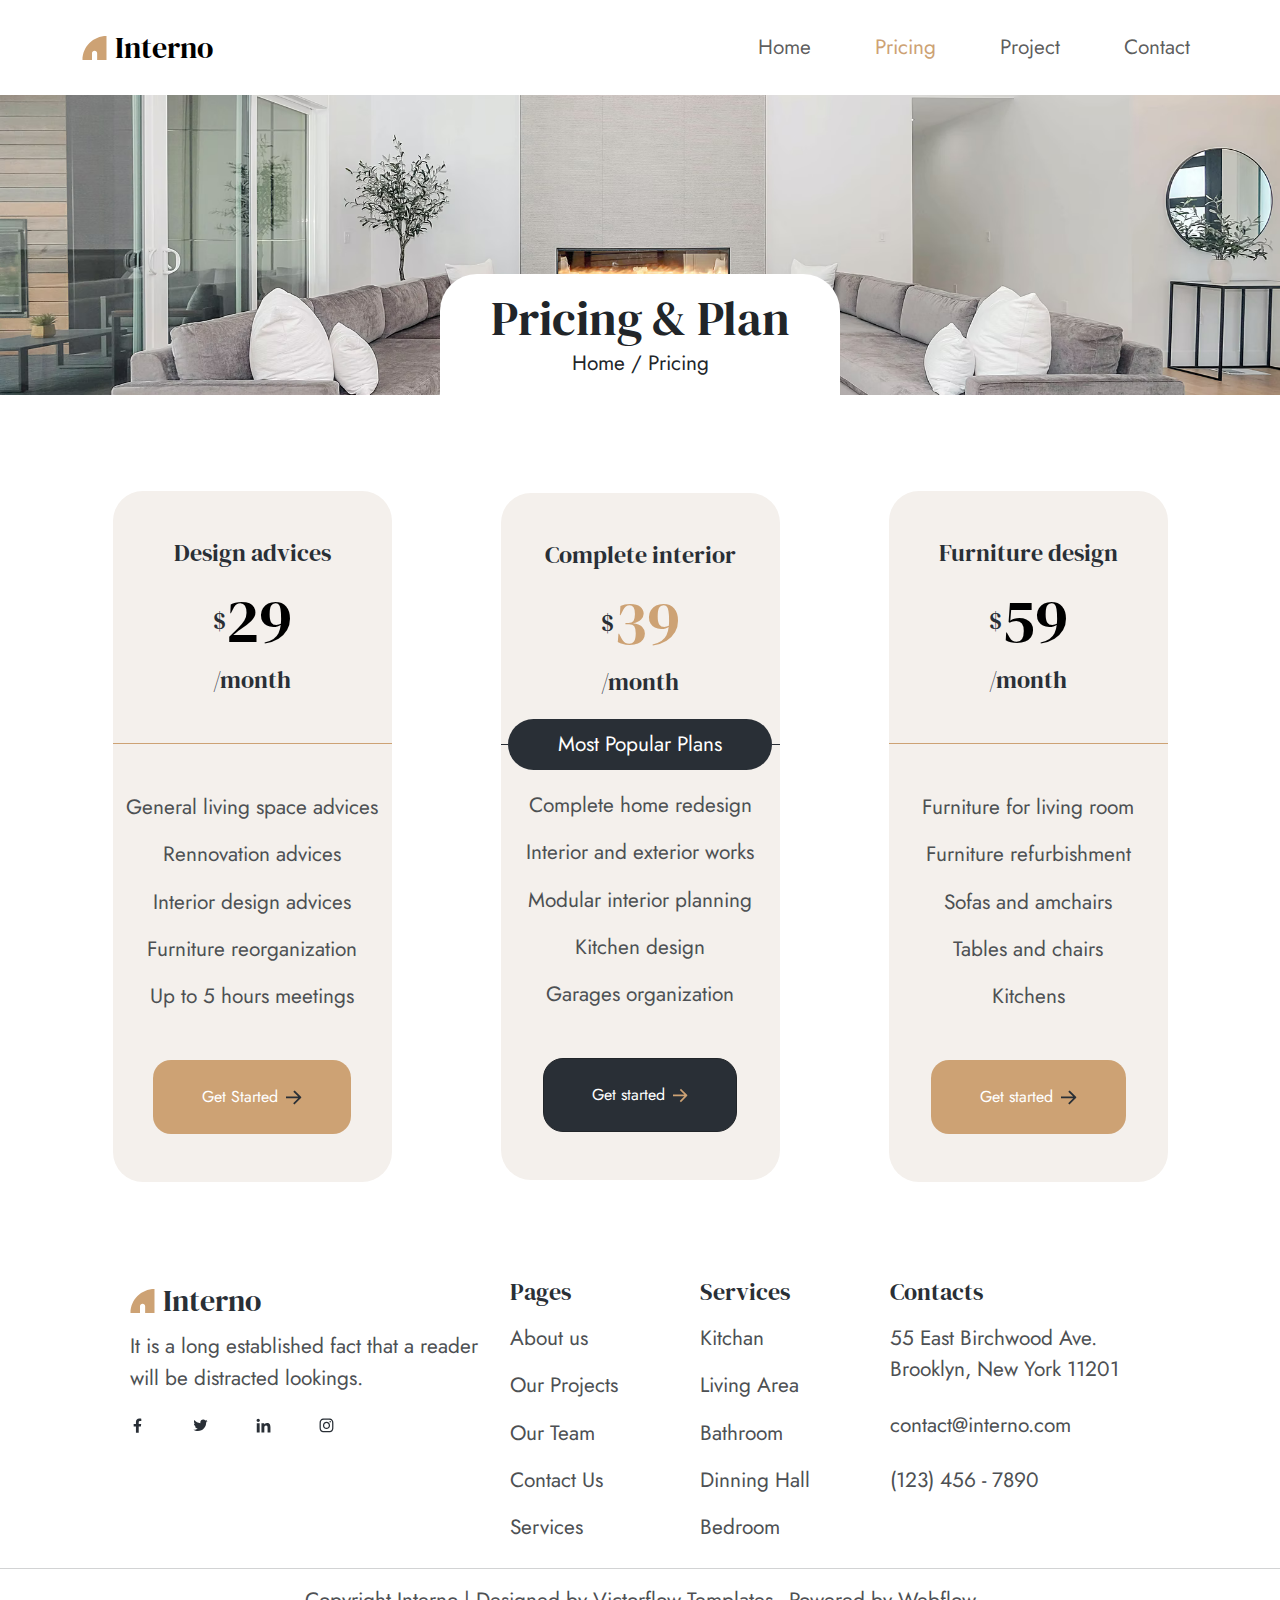
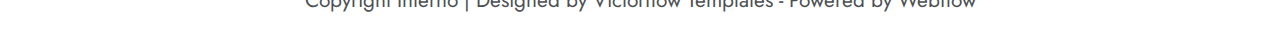
<file: pricing.html>
<!DOCTYPE html>

<html lang="en">
  <head>
    <meta charset="UTF-8" />
    <meta name="viewport" content="width=device-width, initial-scale=1.0" />

    <title>Pricing | Interno</title>

    <link
      href="https://cdn.jsdelivr.net/npm/bootstrap@5.3.3/dist/css/bootstrap.min.css"
      rel="stylesheet"
      integrity="sha384-QWTKZyjpPEjISv5WaRU9OFeRpok6YctnYmDr5pNlyT2bRjXh0JMhjY6hW+ALEwIH"
      crossorigin="anonymous"
    />
    <link rel="stylesheet" href="../styles/css/index.css" />
  </head>

  <body>
    <header class="container py-3 header">
      <nav class="navbar navbar-expand-lg header__menu">
        <a
          class="navbar-brand d-flex gap-2 align-items-center mx-0 py-0 header__menu-logo"
          href="#"
        >
          <img
            src="/images/logos/main-logo.svg"
            alt="Logo"
            width="25"
            height="24"
            class="align-self-center"
          />
          Interno
        </a>
        <button
          class="navbar-toggler p-0"
          type="button"
          data-bs-toggle="collapse"
          data-bs-target="#navbarNav"
          aria-controls="navbarNav"
          aria-expanded="false"
          aria-label="Переключатель навигации"
        >
          <span class="navbar-toggler-icon"></span>
        </button>
        <div
          class="collapse navbar-collapse justify-content-end"
          id="navbarNav"
        >
          <ul class="navbar-nav gap-1 gap-lg-5">
            <li class="nav-item text-center header__menu-item">
              <a class="nav-link" aria-current="page" href="index.html">Home</a>
            </li>
            <li class="nav-item text-center header__menu-item">
              <a class="nav-link active" href="pricing.html">Pricing</a>
            </li>
            <li class="nav-item text-center header__menu-item">
              <a class="nav-link" href="projects.html">Project</a>
            </li>
            <li class="nav-item text-center header__menu-item">
              <a class="nav-link" href="contacts.html">Contact</a>
            </li>
          </ul>
        </div>
      </nav>
    </header>

    <main class="pricing">
      <section class="projects">
        <div
          class="container d-flex flex-column align-items-center justify-content-end projects__banner"
        >
          <article class="d-flex text-center flex-column py-3 card">
            <h2 class="m-0 card__title">Pricing & Plan</h2>
            <p class="m-0">Home / Pricing</p>
          </article>
        </div>
      </section>
      <section class="pricing__cards pt-5">
        <div class="container text-center">
          <div class="d-sm-flex align-items-center justify-content-center gap-5">
            <div class=" pricing__cards-card py-5 align-items-center col-7 col-md-3 my-5 m-auto">
              <h4 class="mb-3">Design advices</h4>
              <div class="d-flex align-items-center justify-content-center">
                <h4>$</h4>
                <h1>29</h1>
              </div>
              <h4>/month</h4>
              <hr class="pricing__cards-line-orange my-5" />
              <p>General living space advices</p>
              <p>Rennovation advices</p>
              <p>Interior design advices</p>
              <p>Furniture reorganization</p>
              <p class="mb-5">Up to 5 hours meetings</p>
              <button
                type="button"
                class="btn d-flex align-items-center gap-2 px-4 py-3 px-md-5 py-md-4 button m-auto"
              >
                Get Started
                <svg
                  width="16"
                  height="17"
                  viewBox="0 0 18 17"
                  fill="none"
                  xmlns="http://www.w3.org/2000/svg"
                >
                  <path
                    d="M1 8.43542L14.7232 8.29857M9.61818 1.91138L16.1412 8.43436L9.48677 15.0887"
                    stroke="#292f36"
                    stroke-width="2"
                    stroke-linecap="square"
                    stroke-linejoin="round"
                  />
                </svg>
              </button>
            </div>
            <div class="col-7 pricing__cards-card py-5 align-items-center col-md-3 my-5 m-auto">
              <h4 class="mb-3">Complete interior</h4>
              <div class="d-flex align-items-center justify-content-center">
                <h4>$</h4>
                <h1 class="orange-text">39</h1>
              </div>
              <h4>/month</h4>
              <p class="line-with-text">
                <span class="banner">Most Popular Plans</span>
              </p>
              <p>Complete home redesign</p>
              <p>Interior and exterior works</p>
              <p>Modular interior planning</p>
              <p>Kitchen design</p>
              <p class="mb-5">Garages organization</p>
              <button
                type="button"
                class="btn d-flex align-items-center gap-2 px-4 py-3 px-md-5 py-md-4 m-auto btn-dark"
              >
                Get started
                <img
                  src="images/icons/button-arrow-icon.svg"
                  alt="arrow"
                  width="15"
                  height="15"
                />
              </button>
            </div>
            <div class="col-7 pricing__cards-card py-5 align-items-center col-md-3 m-auto">
              <h4 class="mb-3">Furniture design</h4>
              <div class="d-flex align-items-center justify-content-center">
                <h4>$</h4>
                <h1>59</h1>
              </div>
              <h4>/month</h4>
              <hr class="pricing__cards-line-orange my-5" />
              <p>Furniture for living room</p>
              <p>Furniture refurbishment</p>
              <p>Sofas and amchairs</p>
              <p>Tables and chairs</p>
              <p class="mb-5">Kitchens</p>
              <button
                type="button"
                class="btn d-flex align-items-center gap-2 px-4 py-3 px-md-5 py-md-4 button m-auto"
              >
                Get started
                <svg
                  width="16"
                  height="17"
                  viewBox="0 0 18 17"
                  fill="none"
                  xmlns="http://www.w3.org/2000/svg"
                >
                  <path
                    d="M1 8.43542L14.7232 8.29857M9.61818 1.91138L16.1412 8.43436L9.48677 15.0887"
                    stroke="#292f36"
                    stroke-width="2"
                    stroke-linecap="square"
                    stroke-linejoin="round"
                  />
                </svg>
              </button>
            </div>
          </div>
        </div>
      </section>
    </main>

    <footer class="footer pt-5 pb-3 m-auto px-0">
      <div class="container">
        <div
          class="row mb-3 row-gap-4 justify-content-center text-center text-md-start"
        >
          <div class="col-12 col-md-3 col-lg-4 d-flex flex-column gap-2">
            <a
              class="navbar-brand d-flex gap-2 align-items-center m-0 py-0 justify-content-center justify-content-md-start header__menu-logo footer__logo"
              href="#"
            >
              <img
                src="/images/logos/main-logo.svg"
                alt="Logo"
                width="25"
                height="24"
                class="align-self-center"
              />
              Interno
            </a>
            <p class="m-0">
              It is a long established fact that a reader will be distracted
              lookings.
            </p>
            <div
              class="d-flex gap-4 gap-lg-5 align-items-center mt-3 justify-content-center justify-content-md-start"
            >
              <svg
                viewBox="0 0 11 19"
                xmlns="http://www.w3.org/2000/svg"
                class="footer__icon"
              >
                <path
                  d="M9.68359 10.875L10.1758 7.64062H7.04688V5.53125C7.04688 4.61719 7.46875 3.77344 8.875 3.77344H10.3164V0.996094C10.3164 0.996094 9.01562 0.75 7.78516 0.75C5.21875 0.75 3.53125 2.33203 3.53125 5.14453V7.64062H0.648438V10.875H3.53125V18.75H7.04688V10.875H9.68359Z"
                />
              </svg>
              <svg
                viewBox="0 0 19 16"
                xmlns="http://www.w3.org/2000/svg"
                class="footer__icon"
              >
                <path
                  d="M16.6367 4.09375C17.3398 3.56641 17.9727 2.93359 18.4648 2.19531C17.832 2.47656 17.0938 2.6875 16.3555 2.75781C17.1289 2.30078 17.6914 1.59766 17.9727 0.71875C17.2695 1.14062 16.4609 1.45703 15.6523 1.63281C14.9492 0.894531 14 0.472656 12.9453 0.472656C10.9062 0.472656 9.25391 2.125 9.25391 4.16406C9.25391 4.44531 9.28906 4.72656 9.35938 5.00781C6.30078 4.83203 3.55859 3.35547 1.73047 1.14062C1.41406 1.66797 1.23828 2.30078 1.23828 3.00391C1.23828 4.26953 1.87109 5.39453 2.89062 6.0625C2.29297 6.02734 1.69531 5.88672 1.20312 5.60547V5.64062C1.20312 7.43359 2.46875 8.91016 4.15625 9.26172C3.875 9.33203 3.52344 9.40234 3.20703 9.40234C2.96094 9.40234 2.75 9.36719 2.50391 9.33203C2.96094 10.8086 4.33203 11.8633 5.94922 11.8984C4.68359 12.8828 3.10156 13.4805 1.37891 13.4805C1.0625 13.4805 0.78125 13.4453 0.5 13.4102C2.11719 14.4648 4.05078 15.0625 6.16016 15.0625C12.9453 15.0625 16.6367 9.47266 16.6367 4.58594C16.6367 4.41016 16.6367 4.26953 16.6367 4.09375Z"
                />
              </svg>
              <svg
                viewBox="0 0 17 17"
                xmlns="http://www.w3.org/2000/svg"
                class="footer__icon"
              >
                <path
                  d="M4.14062 16.5V5.98828H0.871094V16.5H4.14062ZM2.48828 4.58203C3.54297 4.58203 4.38672 3.70312 4.38672 2.64844C4.38672 1.62891 3.54297 0.785156 2.48828 0.785156C1.46875 0.785156 0.625 1.62891 0.625 2.64844C0.625 3.70312 1.46875 4.58203 2.48828 4.58203ZM16.3398 16.5H16.375V10.7344C16.375 7.92188 15.7422 5.74219 12.4375 5.74219C10.8555 5.74219 9.80078 6.62109 9.34375 7.42969H9.30859V5.98828H6.17969V16.5H9.44922V11.2969C9.44922 9.92578 9.69531 8.625 11.3828 8.625C13.0703 8.625 13.1055 10.1719 13.1055 11.4023V16.5H16.3398Z"
                />
              </svg>
              <svg
                viewBox="0 0 18 18"
                xmlns="http://www.w3.org/2000/svg"
                class="footer__icon"
              >
                <path
                  d="M9 4.60742C6.625 4.60742 4.73242 6.53711 4.73242 8.875C4.73242 11.25 6.625 13.1426 9 13.1426C11.3379 13.1426 13.2676 11.25 13.2676 8.875C13.2676 6.53711 11.3379 4.60742 9 4.60742ZM9 11.6582C7.47852 11.6582 6.2168 10.4336 6.2168 8.875C6.2168 7.35352 7.44141 6.12891 9 6.12891C10.5215 6.12891 11.7461 7.35352 11.7461 8.875C11.7461 10.4336 10.5215 11.6582 9 11.6582ZM14.418 4.45898C14.418 3.90234 13.9727 3.45703 13.416 3.45703C12.8594 3.45703 12.4141 3.90234 12.4141 4.45898C12.4141 5.01562 12.8594 5.46094 13.416 5.46094C13.9727 5.46094 14.418 5.01562 14.418 4.45898ZM17.2383 5.46094C17.1641 4.125 16.8672 2.9375 15.9023 1.97266C14.9375 1.00781 13.75 0.710938 12.4141 0.636719C11.041 0.5625 6.92188 0.5625 5.54883 0.636719C4.21289 0.710938 3.0625 1.00781 2.06055 1.97266C1.0957 2.9375 0.798828 4.125 0.724609 5.46094C0.650391 6.83398 0.650391 10.9531 0.724609 12.3262C0.798828 13.6621 1.0957 14.8125 2.06055 15.8145C3.0625 16.7793 4.21289 17.0762 5.54883 17.1504C6.92188 17.2246 11.041 17.2246 12.4141 17.1504C13.75 17.0762 14.9375 16.7793 15.9023 15.8145C16.8672 14.8125 17.1641 13.6621 17.2383 12.3262C17.3125 10.9531 17.3125 6.83398 17.2383 5.46094ZM15.457 13.7734C15.1973 14.5156 14.6035 15.0723 13.8984 15.3691C12.7852 15.8145 10.1875 15.7031 9 15.7031C7.77539 15.7031 5.17773 15.8145 4.10156 15.3691C3.35938 15.0723 2.80273 14.5156 2.50586 13.7734C2.06055 12.6973 2.17188 10.0996 2.17188 8.875C2.17188 7.6875 2.06055 5.08984 2.50586 3.97656C2.80273 3.27148 3.35938 2.71484 4.10156 2.41797C5.17773 1.97266 7.77539 2.08398 9 2.08398C10.1875 2.08398 12.7852 1.97266 13.8984 2.41797C14.6035 2.67773 15.1602 3.27148 15.457 3.97656C15.9023 5.08984 15.791 7.6875 15.791 8.875C15.791 10.0996 15.9023 12.6973 15.457 13.7734Z"
                />
              </svg>
            </div>
          </div>
          <div class="col-12 col-sm-6 col-md-3 col-lg-2">
            <h3 class="mb-3 footer__title">Pages</h3>
            <div class="d-flex flex-column gap-3">
              <a href="#">About us</a>
              <a href="#">Our Projects</a>
              <a href="#">Our Team</a>
              <a href="#">Contact Us</a>
              <a href="#">Services</a>
            </div>
          </div>
          <div class="col-12 col-sm-6 col-md-3 col-lg-2 py-0">
            <h3 class="mb-3 footer__title">Services</h3>
            <div class="d-flex flex-column gap-3">
              <a href="#">Kitchan</a>
              <a href="#">Living Area</a>
              <a href="#">Bathroom</a>
              <a href="#">Dinning Hall</a>
              <a href="#">Bedroom</a>
            </div>
          </div>
          <div class="col-12 col-md-2 col-lg-3">
            <h3 class="mb-3 footer__title">Contacts</h3>
            <address class="d-flex flex-column m-0 gap-4">
              <p class="m-0">
                55 East Birchwood Ave. <br />
                Brooklyn, New York 11201
              </p>
              <a href="mailto:contact@interno.com">contact@interno.com</a>
              <a href="tel:1234567890">(123) 456 - 7890</a><br />
            </address>
          </div>
        </div>
      </div>
      <hr class="footer__line p-0 mb-3 " />
      <div class="container">
        <a class="m-auto text-center d-flex justify-content-center">
          Copyright Interno | Designed by Victorflow Templates - Powered by
          Webflow
        </a>
      </div>
    </footer>

    <script
      src="https://cdn.jsdelivr.net/npm/bootstrap@5.3.3/dist/js/bootstrap.bundle.min.js"
      integrity="sha384-YvpcrYf0tY3lHB60NNkmXc5s9fDVZLESaAA55NDzOxhy9GkcIdslK1eN7N6jIeHz"
      crossorigin="anonymous"
    ></script>
  </body>
</html>
</file>
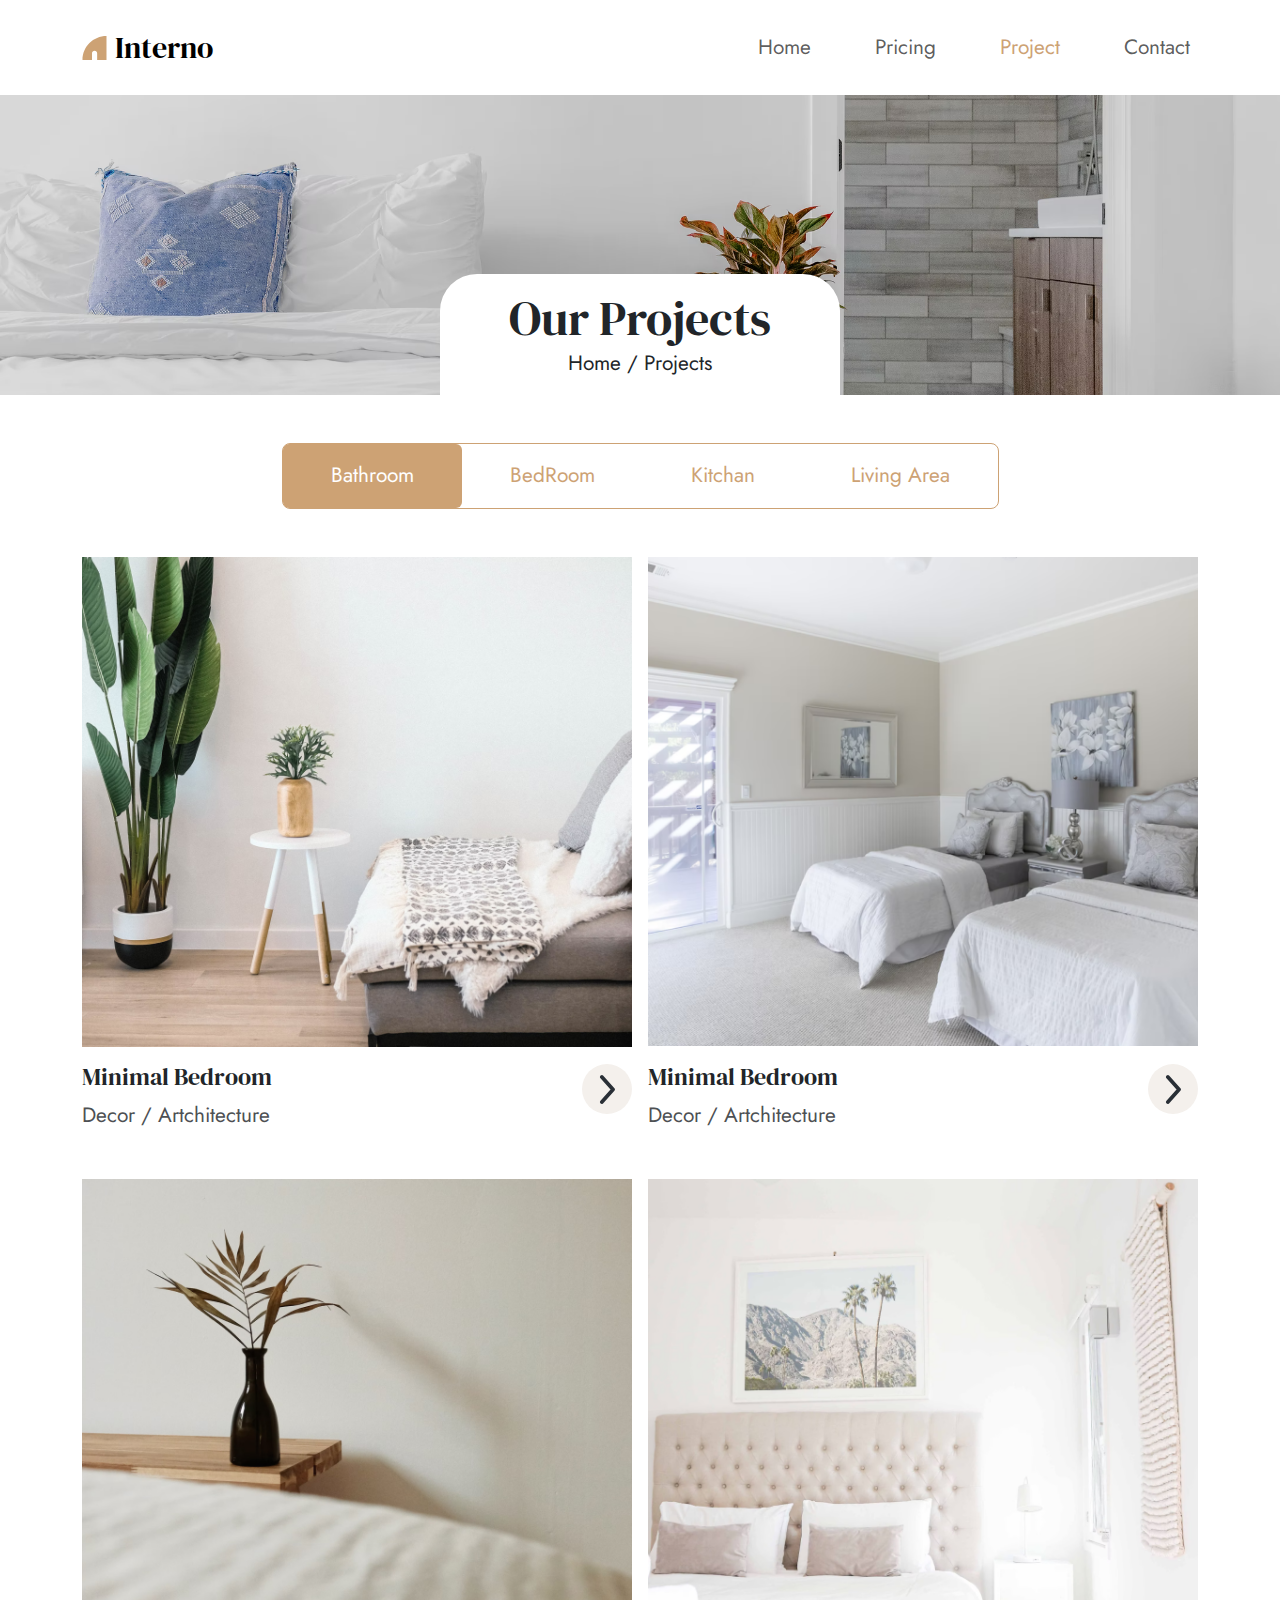
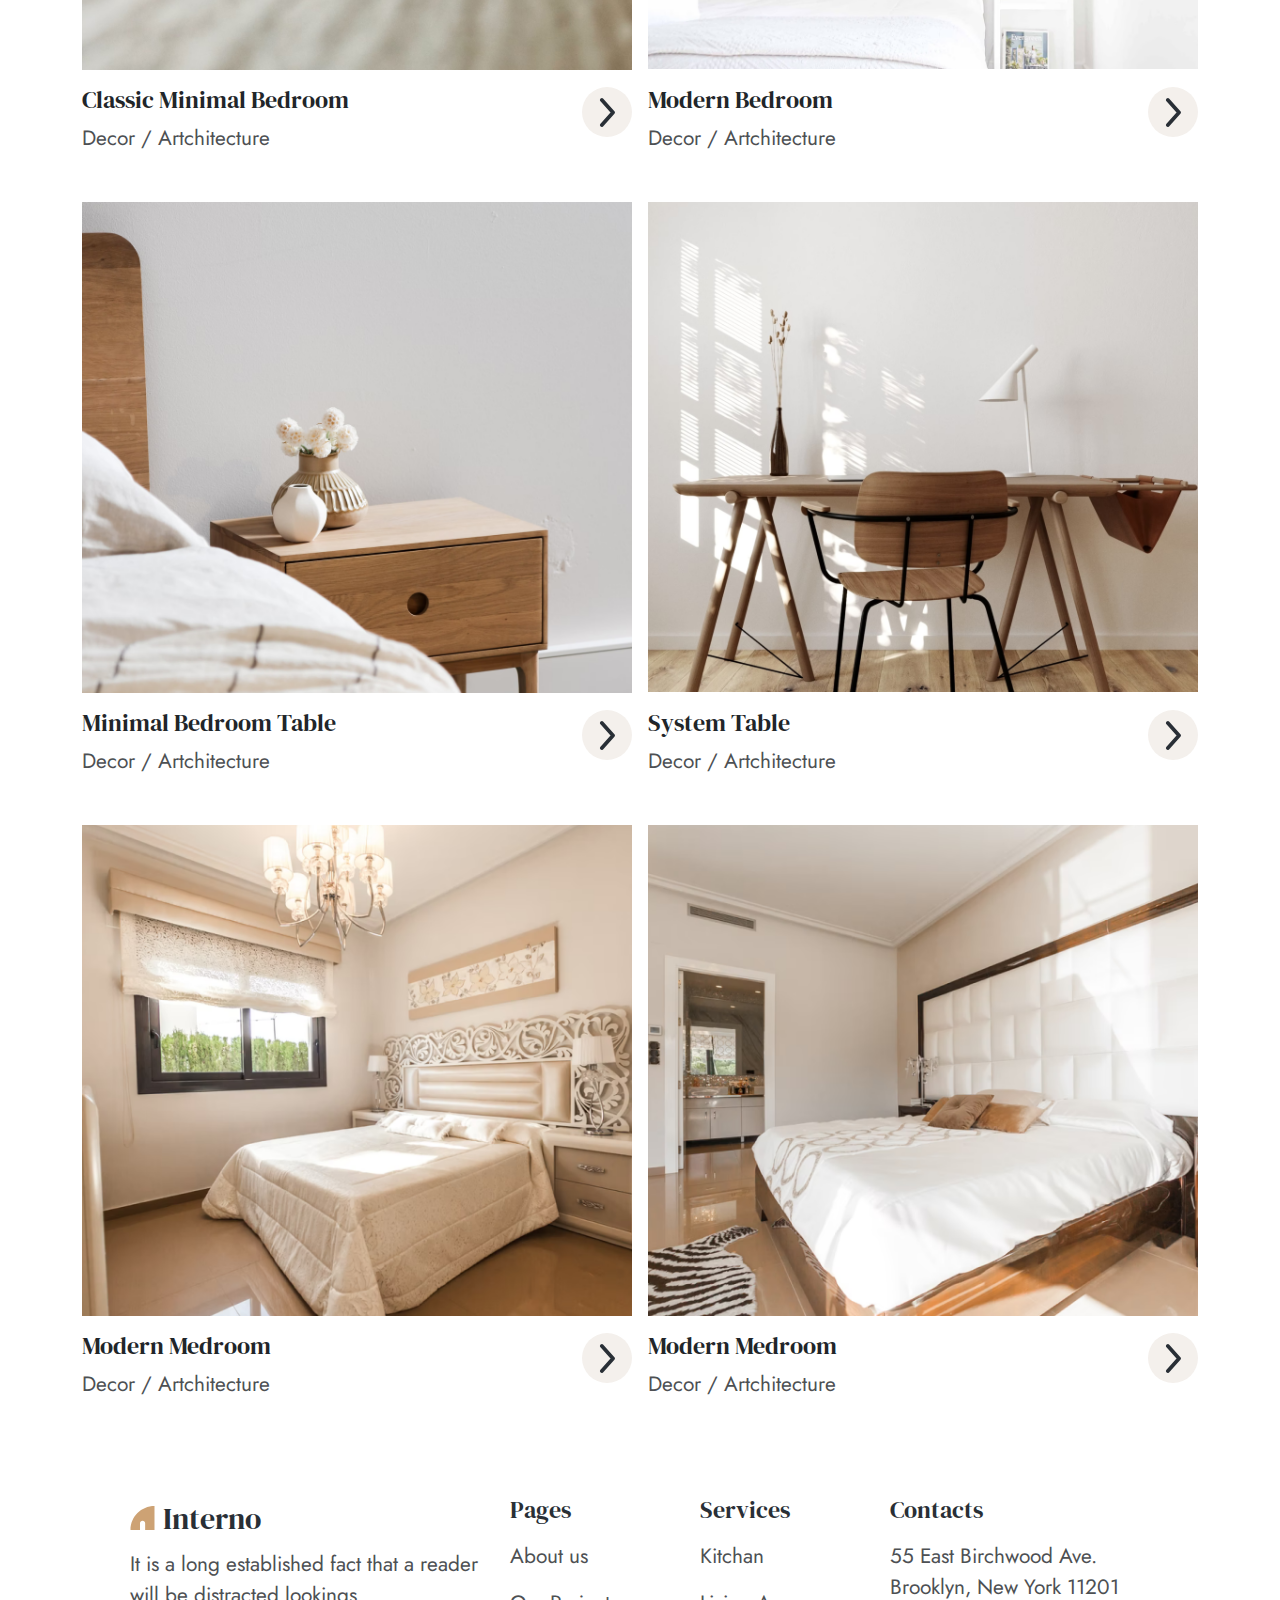
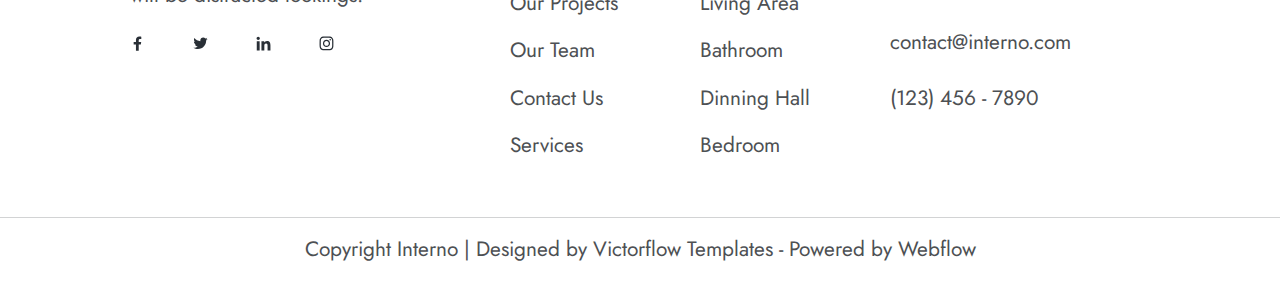
<file: projects.html>
<!DOCTYPE html>

<html lang="en">
  <head>
    <meta charset="UTF-8" />
    <meta name="viewport" content="width=device-width, initial-scale=1.0" />

    <title>Our projects | Interno</title>

    <link
      href="https://cdn.jsdelivr.net/npm/bootstrap@5.3.3/dist/css/bootstrap.min.css"
      rel="stylesheet"
      integrity="sha384-QWTKZyjpPEjISv5WaRU9OFeRpok6YctnYmDr5pNlyT2bRjXh0JMhjY6hW+ALEwIH"
      crossorigin="anonymous"
    />
    <link rel="stylesheet" href="../styles/css/index.css" />
  </head>

  <body>
    <header class="container py-3 header">
      <nav class="navbar navbar-expand-lg header__menu">
        <a
          class="navbar-brand d-flex gap-2 align-items-center mx-0 py-0 header__menu-logo"
          href="#"
        >
          <img
            src="/images/logos/main-logo.svg"
            alt="Logo"
            width="25"
            height="24"
            class="align-self-center"
          />
          Interno
        </a>
        <button
          class="navbar-toggler p-0"
          type="button"
          data-bs-toggle="collapse"
          data-bs-target="#navbarNav"
          aria-controls="navbarNav"
          aria-expanded="false"
          aria-label="Переключатель навигации"
        >
          <span class="navbar-toggler-icon"></span>
        </button>
        <div
          class="collapse navbar-collapse justify-content-end"
          id="navbarNav"
        >
          <ul class="navbar-nav gap-1 gap-lg-5">
            <li class="nav-item text-center header__menu-item">
              <a class="nav-link" aria-current="page" href="index.html">Home</a>
            </li>
            <li class="nav-item text-center header__menu-item">
              <a class="nav-link" href="pricing.html">Pricing</a>
            </li>
            <li class="nav-item text-center header__menu-item">
              <a class="nav-link active" href="projects.html">Project</a>
            </li>
            <li class="nav-item text-center header__menu-item">
              <a class="nav-link" href="contacts.html">Contact</a>
            </li>
          </ul>
        </div>
      </nav>
    </header>

    <main class="main__projects">
      <section class="projects">
        <div
          class="container d-flex flex-column align-items-center justify-content-end projects__banner"
        >
          <article class="d-flex text-center flex-column py-3 card">
            <h2 class="m-0 card__title">Our Projects</h2>
            <p class="m-0">Home / Projects</p>
          </article>
        </div>
      </section>
      <section class="container d-flex justify-content-center mt-5">
        <ul
          class="nav nav-pills main__projects-border-pills d-flex flex-wrap flex-column flex-lg-row justify-content-center text-center"
          id="pills-tab"
          role="tablist"
        >
          <li
            class="nav-item d-flex justify-content-center"
            role="presentation"
          >
            <button
              class="nav-link active px-5 py-3"
              id="pills-Bathroom-tab"
              data-bs-toggle="pill"
              data-bs-target="#pills-Bathroom"
              type="button"
              role="tab"
              aria-controls="pills-Bathroom"
              aria-selected="true"
            >
              Bathroom
            </button>
          </li>
          <li
            class="nav-item d-flex justify-content-center"
            role="presentation"
          >
            <button
              class="nav-link py-3 px-5"
              id="pills-BedRoom-tab"
              data-bs-toggle="pill"
              data-bs-target="#pills-BedRoom"
              type="button"
              role="tab"
              aria-controls="pills-BedRoom"
              aria-selected="false"
            >
              BedRoom
            </button>
          </li>
          <li
            class="nav-item d-flex justify-content-center"
            role="presentation"
          >
            <button
              class="nav-link py-3 px-5"
              id="pills-Kitchan-tab"
              data-bs-toggle="pill"
              data-bs-target="#pills-Kitchan"
              type="button"
              role="tab"
              aria-controls="pills-Kitchan"
              aria-selected="false"
            >
              Kitchan
            </button>
          </li>
          <li
            class="nav-item d-flex justify-content-center"
            role="presentation"
          >
            <button
              class="nav-link py-3 px-5"
              id="pills-LivingArea-tab"
              data-bs-toggle="pill"
              data-bs-target="#pills-LivingArea"
              type="button"
              role="tab"
              aria-controls="pills-LivingArea"
              aria-selected="false"
            >
              Living Area
            </button>
          </li>
        </ul>
      </section>
      <div class="tab-content" id="pills-tabContent">
        <div
          class="tab-pane fade show active"
          id="pills-Bathroom"
          role="tabpanel"
          aria-labelledby="pills-Bathroom-tab"
          tabindex="0"
        >
          <div class="container">
            <div class="d-sm-flex mt-5 gap-3">
              <div class="col d-flex justify-content-center">
                <article
                  class="d-flex flex-column align-items-sm-start justify-content-between pb-5 card"
                >
                  <img
                    src="/images/photos/cards/minimal-bedroom-1.png"
                    alt="minimal-bedroom"
                    width="100%"
                    height="auto"
                  />

                  <a
                    href="#"
                    class="w-100 d-flex justify-content-between align-items-center"
                  >
                    <div class="flex-column">
                      <h3 class="card__title p-0 mt-3">Minimal Bedroom</h3>
                      <p class="m-0 card__link p-0">Decor / Artchitecture</p>
                    </div>
                    <div
                      class="d-flex justify-content-center align-items-center card__icon-container"
                    >
                      <img
                        src="./images/icons/card-icon.svg"
                        alt="arrow"
                        class="card__icon"
                      />
                    </div>
                  </a>
                </article>
              </div>

              <div class="col d-flex justify-content-center">
                <article
                  class="d-flex flex-column align-items-sm-start justify-content-between pb-5 card"
                >
                  <img
                    src="/images/photos/cards/minimal-bedroom-2.png"
                    alt="Minimal Bedroom"
                    width="100%"
                    height="auto"
                  />

                  <a
                    href="#"
                    class="w-100 d-flex justify-content-between align-items-center"
                  >
                    <div class="flex-column">
                      <h3 class="card__title p-0 mt-3">Minimal Bedroom</h3>
                      <p class="m-0 card__link p-0">Decor / Artchitecture</p>
                    </div>
                    <div
                      class="d-flex justify-content-center align-items-center card__icon-container"
                    >
                      <img
                        src="./images/icons/card-icon.svg"
                        alt="arrow"
                        class="card__icon"
                      />
                    </div>
                  </a>
                </article>
              </div>
            </div>
            <div class="d-sm-flex gap-3">
              <div class="col d-flex justify-content-center">
                <article
                  class="d-flex flex-column align-items-sm-start justify-content-between pb-5 card"
                >
                  <img
                    src="/images/photos/cards/classic-minimal-bedroom.png"
                    alt="classic-minimal-bedroom"
                    width="100%"
                    height="auto"
                  />

                  <a
                    href="#"
                    class="w-100 d-flex justify-content-between align-items-center"
                  >
                    <div class="flex-column">
                      <h3 class="card__title p-0 mt-3">
                        Classic Minimal Bedroom
                      </h3>
                      <p class="m-0 card__link p-0">Decor / Artchitecture</p>
                    </div>
                    <div
                      class="d-flex justify-content-center align-items-center card__icon-container"
                    >
                      <img
                        src="./images/icons/card-icon.svg"
                        alt="arrow"
                        class="card__icon"
                      />
                    </div>
                  </a>
                </article>
              </div>

              <div class="col d-flex justify-content-center">
                <article
                  class="d-flex flex-column align-items-sm-start justify-content-between pb-5 card"
                >
                  <img
                    src="/images/photos/cards/modern-bedroom.png"
                    alt="Modern Bedroom"
                    width="100%"
                    height="auto"
                  />

                  <a
                    href="#"
                    class="w-100 d-flex justify-content-between align-items-center"
                  >
                    <div class="flex-column">
                      <h3 class="mt-3 card__title p-0">Modern Bedroom</h3>
                      <p class="m-0 card__link p-0">Decor / Artchitecture</p>
                    </div>
                    <div
                      class="d-flex justify-content-center align-items-center card__icon-container"
                    >
                      <img
                        src="./images/icons/card-icon.svg"
                        alt="arrow"
                        class="card__icon"
                      />
                    </div>
                  </a>
                </article>
              </div>
            </div>
            <div class="d-sm-flex gap-3">
              <div class="col d-flex justify-content-center">
                <article
                  class="d-flex flex-column align-items-sm-start justify-content-between pb-5 card"
                >
                  <img
                    src="/images/photos/cards/minimal-bedroom-table.png"
                    alt="classic-minimal-bedroom"
                    width="100%"
                    height="auto"
                  />

                  <a
                    href="#"
                    class="w-100 d-flex justify-content-between align-items-center"
                  >
                    <div class="flex-column">
                      <h3 class="card__title p-0 mt-3">
                        Minimal Bedroom Table
                      </h3>
                      <p class="m-0 card__link p-0">Decor / Artchitecture</p>
                    </div>
                    <div
                      class="d-flex justify-content-center align-items-center card__icon-container"
                    >
                      <img
                        src="./images/icons/card-icon.svg"
                        alt="arrow"
                        class="card__icon"
                      />
                    </div>
                  </a>
                </article>
              </div>

              <div class="col d-flex justify-content-center">
                <article
                  class="d-flex flex-column align-items-sm-start justify-content-between pb-5 card"
                >
                  <img
                    src="/images/photos/cards/system-table.png"
                    alt="System Table"
                    width="100%"
                    height="auto"
                  />

                  <a
                    href="#"
                    class="w-100 d-flex justify-content-between align-items-center"
                  >
                    <div class="flex-column">
                      <h3 class="mt-3 card__title p-0">System Table</h3>
                      <p class="m-0 card__link p-0">Decor / Artchitecture</p>
                    </div>
                    <div
                      class="d-flex justify-content-center align-items-center card__icon-container"
                    >
                      <img
                        src="./images/icons/card-icon.svg"
                        alt="arrow"
                        class="card__icon"
                      />
                    </div>
                  </a>
                </article>
              </div>
            </div>
            <div class="d-sm-flex gap-3">
              <div class="col d-flex justify-content-center">
                <article
                  class="d-flex flex-column align-items-sm-start justify-content-between pb-5 card"
                >
                  <img
                    src="/images/photos/cards/modern-medroom-1.png"
                    alt="Modern Medroom"
                    width="100%"
                    height="auto"
                  />

                  <a
                    href="#"
                    class="w-100 d-flex justify-content-between align-items-center"
                  >
                    <div class="flex-column">
                      <h3 class="card__title p-0 mt-3">Modern Medroom</h3>
                      <p class="m-0 card__link p-0">Decor / Artchitecture</p>
                    </div>
                    <div
                      class="d-flex justify-content-center align-items-center card__icon-container"
                    >
                      <img
                        src="./images/icons/card-icon.svg"
                        alt="arrow"
                        class="card__icon"
                      />
                    </div>
                  </a>
                </article>
              </div>

              <div class="col d-flex justify-content-center">
                <article
                  class="d-flex flex-column align-items-sm-start justify-content-between pb-5 card"
                >
                  <img
                    src="/images/photos/cards/modern-medroom-2.png"
                    alt="Modern Medroom"
                    width="100%"
                    height="auto"
                  />

                  <a
                    href="#"
                    class="w-100 d-flex justify-content-between align-items-center"
                  >
                    <div class="flex-column">
                      <h3 class="mt-3 card__title p-0">Modern Medroom</h3>
                      <p class="m-0 card__link p-0">Decor / Artchitecture</p>
                    </div>
                    <div
                      class="d-flex justify-content-center align-items-center card__icon-container"
                    >
                      <img
                        src="./images/icons/card-icon.svg"
                        alt="arrow"
                        class="card__icon"
                      />
                    </div>
                  </a>
                </article>
              </div>
            </div>
          </div>
        </div>
        <div
          class="tab-pane fade"
          id="pills-BedRoom"
          role="tabpanel"
          aria-labelledby="pills-BedRoom-tab"
          tabindex="0"
        >
          <div class="container">
            <div class="d-sm-flex mt-5 gap-3">
              <div class="col d-flex justify-content-center">
                <article
                  class="d-flex flex-column align-items-sm-start justify-content-between pb-5 card"
                >
                  <img
                    src="/images/photos/cards/minimal-bedroom-1.png"
                    alt="minimal-bedroom"
                    width="100%"
                    height="auto"
                  />

                  <a
                    href="#"
                    class="w-100 d-flex justify-content-between align-items-center"
                  >
                    <div class="flex-column">
                      <h3 class="card__title p-0 mt-3">Minimal Bedroom</h3>
                      <p class="m-0 card__link p-0">Decor / Artchitecture</p>
                    </div>
                    <div
                      class="d-flex justify-content-center align-items-center card__icon-container"
                    >
                      <img
                        src="./images/icons/card-icon.svg"
                        alt="arrow"
                        class="card__icon"
                      />
                    </div>
                  </a>
                </article>
              </div>

              <div class="col d-flex justify-content-center">
                <article
                  class="d-flex flex-column align-items-sm-start justify-content-between pb-5 card"
                >
                  <img
                    src="/images/photos/cards/minimal-bedroom-2.png"
                    alt="Minimal Bedroom"
                    width="100%"
                    height="auto"
                  />

                  <a
                    href="#"
                    class="w-100 d-flex justify-content-between align-items-center"
                  >
                    <div class="flex-column">
                      <h3 class="card__title p-0 mt-3">Minimal Bedroom</h3>
                      <p class="m-0 card__link p-0">Decor / Artchitecture</p>
                    </div>
                    <div
                      class="d-flex justify-content-center align-items-center card__icon-container"
                    >
                      <img
                        src="./images/icons/card-icon.svg"
                        alt="arrow"
                        class="card__icon"
                      />
                    </div>
                  </a>
                </article>
              </div>
            </div>
            <div class="d-sm-flex gap-3">
              <div class="col d-flex justify-content-center">
                <article
                  class="d-flex flex-column align-items-sm-start justify-content-between pb-5 card"
                >
                  <img
                    src="/images/photos/cards/classic-minimal-bedroom.png"
                    alt="classic-minimal-bedroom"
                    width="100%"
                    height="auto"
                  />

                  <a
                    href="#"
                    class="w-100 d-flex justify-content-between align-items-center"
                  >
                    <div class="flex-column">
                      <h3 class="card__title p-0 mt-3">
                        Classic Minimal Bedroom
                      </h3>
                      <p class="m-0 card__link p-0">Decor / Artchitecture</p>
                    </div>
                    <div
                      class="d-flex justify-content-center align-items-center card__icon-container"
                    >
                      <img
                        src="./images/icons/card-icon.svg"
                        alt="arrow"
                        class="card__icon"
                      />
                    </div>
                  </a>
                </article>
              </div>

              <div class="col d-flex justify-content-center">
                <article
                  class="d-flex flex-column align-items-sm-start justify-content-between pb-5 card"
                >
                  <img
                    src="/images/photos/cards/modern-bedroom.png"
                    alt="Modern Bedroom"
                    width="100%"
                    height="auto"
                  />

                  <a
                    href="#"
                    class="w-100 d-flex justify-content-between align-items-center"
                  >
                    <div class="flex-column">
                      <h3 class="mt-3 card__title p-0">Modern Bedroom</h3>
                      <p class="m-0 card__link p-0">Decor / Artchitecture</p>
                    </div>
                    <div
                      class="d-flex justify-content-center align-items-center card__icon-container"
                    >
                      <img
                        src="./images/icons/card-icon.svg"
                        alt="arrow"
                        class="card__icon"
                      />
                    </div>
                  </a>
                </article>
              </div>
            </div>
            <div class="d-sm-flex gap-3">
              <div class="col d-flex justify-content-center">
                <article
                  class="d-flex flex-column align-items-sm-start justify-content-between pb-5 card"
                >
                  <img
                    src="/images/photos/cards/minimal-bedroom-table.png"
                    alt="classic-minimal-bedroom"
                    width="100%"
                    height="auto"
                  />

                  <a
                    href="#"
                    class="w-100 d-flex justify-content-between align-items-center"
                  >
                    <div class="flex-column">
                      <h3 class="card__title p-0 mt-3">
                        Minimal Bedroom Table
                      </h3>
                      <p class="m-0 card__link p-0">Decor / Artchitecture</p>
                    </div>
                    <div
                      class="d-flex justify-content-center align-items-center card__icon-container"
                    >
                      <img
                        src="./images/icons/card-icon.svg"
                        alt="arrow"
                        class="card__icon"
                      />
                    </div>
                  </a>
                </article>
              </div>

              <div class="col d-flex justify-content-center">
                <article
                  class="d-flex flex-column align-items-sm-start justify-content-between pb-5 card"
                >
                  <img
                    src="/images/photos/cards/system-table.png"
                    alt="System Table"
                    width="100%"
                    height="auto"
                  />

                  <a
                    href="#"
                    class="w-100 d-flex justify-content-between align-items-center"
                  >
                    <div class="flex-column">
                      <h3 class="mt-3 card__title p-0">System Table</h3>
                      <p class="m-0 card__link p-0">Decor / Artchitecture</p>
                    </div>
                    <div
                      class="d-flex justify-content-center align-items-center card__icon-container"
                    >
                      <img
                        src="./images/icons/card-icon.svg"
                        alt="arrow"
                        class="card__icon"
                      />
                    </div>
                  </a>
                </article>
              </div>
            </div>
            <div class="d-sm-flex gap-3">
              <div class="col d-flex justify-content-center">
                <article
                  class="d-flex flex-column align-items-sm-start justify-content-between pb-5 card"
                >
                  <img
                    src="/images/photos/cards/modern-medroom-1.png"
                    alt="Modern Medroom"
                    width="100%"
                    height="auto"
                  />

                  <a
                    href="#"
                    class="w-100 d-flex justify-content-between align-items-center"
                  >
                    <div class="flex-column">
                      <h3 class="card__title p-0 mt-3">Modern Medroom</h3>
                      <p class="m-0 card__link p-0">Decor / Artchitecture</p>
                    </div>
                    <div
                      class="d-flex justify-content-center align-items-center card__icon-container"
                    >
                      <img
                        src="./images/icons/card-icon.svg"
                        alt="arrow"
                        class="card__icon"
                      />
                    </div>
                  </a>
                </article>
              </div>

              <div class="col d-flex justify-content-center">
                <article
                  class="d-flex flex-column align-items-sm-start justify-content-between pb-5 card"
                >
                  <img
                    src="/images/photos/cards/modern-medroom-2.png"
                    alt="Modern Medroom"
                    width="100%"
                    height="auto"
                  />

                  <a
                    href="#"
                    class="w-100 d-flex justify-content-between align-items-center"
                  >
                    <div class="flex-column">
                      <h3 class="mt-3 card__title p-0">Modern Medroom</h3>
                      <p class="m-0 card__link p-0">Decor / Artchitecture</p>
                    </div>
                    <div
                      class="d-flex justify-content-center align-items-center card__icon-container"
                    >
                      <img
                        src="./images/icons/card-icon.svg"
                        alt="arrow"
                        class="card__icon"
                      />
                    </div>
                  </a>
                </article>
              </div>
            </div>
          </div>
        </div>
        <div
          class="tab-pane fade"
          id="pills-Kitchan"
          role="tabpanel"
          aria-labelledby="pills-Kitchan-tab"
          tabindex="0"
        >
          <div class="container">
            <div class="d-sm-flex mt-5 gap-3">
              <div class="col d-flex justify-content-center">
                <article
                  class="d-flex flex-column align-items-sm-start justify-content-between pb-5 card"
                >
                  <img
                    src="/images/photos/cards/minimal-bedroom-1.png"
                    alt="minimal-bedroom"
                    width="100%"
                    height="auto"
                  />

                  <a
                    href="#"
                    class="w-100 d-flex justify-content-between align-items-center"
                  >
                    <div class="flex-column">
                      <h3 class="card__title p-0 mt-3">Minimal Bedroom</h3>
                      <p class="m-0 card__link p-0">Decor / Artchitecture</p>
                    </div>
                    <div
                      class="d-flex justify-content-center align-items-center card__icon-container"
                    >
                      <img
                        src="./images/icons/card-icon.svg"
                        alt="arrow"
                        class="card__icon"
                      />
                    </div>
                  </a>
                </article>
              </div>

              <div class="col d-flex justify-content-center">
                <article
                  class="d-flex flex-column align-items-sm-start justify-content-between pb-5 card"
                >
                  <img
                    src="/images/photos/cards/minimal-bedroom-2.png"
                    alt="Minimal Bedroom"
                    width="100%"
                    height="auto"
                  />

                  <a
                    href="#"
                    class="w-100 d-flex justify-content-between align-items-center"
                  >
                    <div class="flex-column">
                      <h3 class="card__title p-0 mt-3">Minimal Bedroom</h3>
                      <p class="m-0 card__link p-0">Decor / Artchitecture</p>
                    </div>
                    <div
                      class="d-flex justify-content-center align-items-center card__icon-container"
                    >
                      <img
                        src="./images/icons/card-icon.svg"
                        alt="arrow"
                        class="card__icon"
                      />
                    </div>
                  </a>
                </article>
              </div>
            </div>
            <div class="d-sm-flex gap-3">
              <div class="col d-flex justify-content-center">
                <article
                  class="d-flex flex-column align-items-sm-start justify-content-between pb-5 card"
                >
                  <img
                    src="/images/photos/cards/classic-minimal-bedroom.png"
                    alt="classic-minimal-bedroom"
                    width="100%"
                    height="auto"
                  />

                  <a
                    href="#"
                    class="w-100 d-flex justify-content-between align-items-center"
                  >
                    <div class="flex-column">
                      <h3 class="card__title p-0 mt-3">
                        Classic Minimal Bedroom
                      </h3>
                      <p class="m-0 card__link p-0">Decor / Artchitecture</p>
                    </div>
                    <div
                      class="d-flex justify-content-center align-items-center card__icon-container"
                    >
                      <img
                        src="./images/icons/card-icon.svg"
                        alt="arrow"
                        class="card__icon"
                      />
                    </div>
                  </a>
                </article>
              </div>

              <div class="col d-flex justify-content-center">
                <article
                  class="d-flex flex-column align-items-sm-start justify-content-between pb-5 card"
                >
                  <img
                    src="/images/photos/cards/modern-bedroom.png"
                    alt="Modern Bedroom"
                    width="100%"
                    height="auto"
                  />

                  <a
                    href="#"
                    class="w-100 d-flex justify-content-between align-items-center"
                  >
                    <div class="flex-column">
                      <h3 class="mt-3 card__title p-0">Modern Bedroom</h3>
                      <p class="m-0 card__link p-0">Decor / Artchitecture</p>
                    </div>
                    <div
                      class="d-flex justify-content-center align-items-center card__icon-container"
                    >
                      <img
                        src="./images/icons/card-icon.svg"
                        alt="arrow"
                        class="card__icon"
                      />
                    </div>
                  </a>
                </article>
              </div>
            </div>
            <div class="d-sm-flex gap-3">
              <div class="col d-flex justify-content-center">
                <article
                  class="d-flex flex-column align-items-sm-start justify-content-between pb-5 card"
                >
                  <img
                    src="/images/photos/cards/minimal-bedroom-table.png"
                    alt="classic-minimal-bedroom"
                    width="100%"
                    height="auto"
                  />

                  <a
                    href="#"
                    class="w-100 d-flex justify-content-between align-items-center"
                  >
                    <div class="flex-column">
                      <h3 class="card__title p-0 mt-3">
                        Minimal Bedroom Table
                      </h3>
                      <p class="m-0 card__link p-0">Decor / Artchitecture</p>
                    </div>
                    <div
                      class="d-flex justify-content-center align-items-center card__icon-container"
                    >
                      <img
                        src="./images/icons/card-icon.svg"
                        alt="arrow"
                        class="card__icon"
                      />
                    </div>
                  </a>
                </article>
              </div>

              <div class="col d-flex justify-content-center">
                <article
                  class="d-flex flex-column align-items-sm-start justify-content-between pb-5 card"
                >
                  <img
                    src="/images/photos/cards/system-table.png"
                    alt="System Table"
                    width="100%"
                    height="auto"
                  />

                  <a
                    href="#"
                    class="w-100 d-flex justify-content-between align-items-center"
                  >
                    <div class="flex-column">
                      <h3 class="mt-3 card__title p-0">System Table</h3>
                      <p class="m-0 card__link p-0">Decor / Artchitecture</p>
                    </div>
                    <div
                      class="d-flex justify-content-center align-items-center card__icon-container"
                    >
                      <img
                        src="./images/icons/card-icon.svg"
                        alt="arrow"
                        class="card__icon"
                      />
                    </div>
                  </a>
                </article>
              </div>
            </div>
            <div class="d-sm-flex gap-3">
              <div class="col d-flex justify-content-center">
                <article
                  class="d-flex flex-column align-items-sm-start justify-content-between pb-5 card"
                >
                  <img
                    src="/images/photos/cards/modern-medroom-1.png"
                    alt="Modern Medroom"
                    width="100%"
                    height="auto"
                  />

                  <a
                    href="#"
                    class="w-100 d-flex justify-content-between align-items-center"
                  >
                    <div class="flex-column">
                      <h3 class="card__title p-0 mt-3">Modern Medroom</h3>
                      <p class="m-0 card__link p-0">Decor / Artchitecture</p>
                    </div>
                    <div
                      class="d-flex justify-content-center align-items-center card__icon-container"
                    >
                      <img
                        src="./images/icons/card-icon.svg"
                        alt="arrow"
                        class="card__icon"
                      />
                    </div>
                  </a>
                </article>
              </div>

              <div class="col d-flex justify-content-center">
                <article
                  class="d-flex flex-column align-items-sm-start justify-content-between pb-5 card"
                >
                  <img
                    src="/images/photos/cards/modern-medroom-2.png"
                    alt="Modern Medroom"
                    width="100%"
                    height="auto"
                  />

                  <a
                    href="#"
                    class="w-100 d-flex justify-content-between align-items-center"
                  >
                    <div class="flex-column">
                      <h3 class="mt-3 card__title p-0">Modern Medroom</h3>
                      <p class="m-0 card__link p-0">Decor / Artchitecture</p>
                    </div>
                    <div
                      class="d-flex justify-content-center align-items-center card__icon-container"
                    >
                      <img
                        src="./images/icons/card-icon.svg"
                        alt="arrow"
                        class="card__icon"
                      />
                    </div>
                  </a>
                </article>
              </div>
            </div>
          </div>
        </div>
        <div
          class="tab-pane fade"
          id="pills-LivingArea"
          role="tabpanel"
          aria-labelledby="pills-LivingArea-tab"
          tabindex="0"
        >
          <div class="container">
            <div class="d-sm-flex mt-5 gap-5">
              <div class="col d-flex justify-content-center p-0">
                <article
                  class="d-flex flex-column align-items-sm-start justify-content-between pb-5 card"
                >
                  <img
                    src="/images/photos/cards/minimal-bedroom-1.png"
                    alt="minimal-bedroom"
                    width="100%"
                    height="auto"
                  />

                  <a
                    href="#"
                    class="w-100 d-flex justify-content-between align-items-center"
                  >
                    <div class="flex-column">
                      <h3 class="card__title p-0 mt-3">Minimal Bedroom</h3>
                      <p class="m-0 card__link p-0">Decor / Artchitecture</p>
                    </div>
                    <div
                      class="d-flex justify-content-center align-items-center card__icon-container"
                    >
                      <img
                        src="./images/icons/card-icon.svg"
                        alt="arrow"
                        class="card__icon"
                      />
                    </div>
                  </a>
                </article>
              </div>

              <div class="col d-flex justify-content-center p-0">
                <article
                  class="d-flex flex-column align-items-sm-start justify-content-between pb-5 card"
                >
                  <img
                    src="/images/photos/cards/minimal-bedroom-2.png"
                    alt="Minimal Bedroom"
                    width="100%"
                    height="auto"
                  />

                  <a
                    href="#"
                    class="w-100 d-flex justify-content-between align-items-center"
                  >
                    <div class="flex-column">
                      <h3 class="card__title p-0 mt-3">Minimal Bedroom</h3>
                      <p class="m-0 card__link p-0">Decor / Artchitecture</p>
                    </div>
                    <div
                      class="d-flex justify-content-center align-items-center card__icon-container"
                    >
                      <img
                        src="./images/icons/card-icon.svg"
                        alt="arrow"
                        class="card__icon"
                      />
                    </div>
                  </a>
                </article>
              </div>
            </div>
            <div class="d-sm-flex gap-3">
              <div class="col d-flex justify-content-center p-0">
                <article
                  class="d-flex flex-column align-items-sm-start justify-content-between pb-5 card"
                >
                  <img
                    src="/images/photos/cards/classic-minimal-bedroom.png"
                    alt="classic-minimal-bedroom"
                    width="100%"
                    height="auto"
                  />

                  <a
                    href="#"
                    class="w-100 d-flex justify-content-between align-items-center"
                  >
                    <div class="flex-column">
                      <h3 class="card__title p-0 mt-3">
                        Classic Minimal Bedroom
                      </h3>
                      <p class="m-0 card__link p-0">Decor / Artchitecture</p>
                    </div>
                    <div
                      class="d-flex justify-content-center align-items-center card__icon-container"
                    >
                      <img
                        src="./images/icons/card-icon.svg"
                        alt="arrow"
                        class="card__icon"
                      />
                    </div>
                  </a>
                </article>
              </div>

              <div class="col d-flex justify-content-center p-0">
                <article
                  class="d-flex flex-column align-items-sm-start justify-content-between pb-5 card"
                >
                  <img
                    src="/images/photos/cards/modern-bedroom.png"
                    alt="Modern Bedroom"
                    width="100%"
                    height="auto"
                  />

                  <a
                    href="#"
                    class="w-100 d-flex justify-content-between align-items-center"
                  >
                    <div class="flex-column">
                      <h3 class="mt-3 card__title p-0">Modern Bedroom</h3>
                      <p class="m-0 card__link p-0">Decor / Artchitecture</p>
                    </div>
                    <div
                      class="d-flex justify-content-center align-items-center card__icon-container"
                    >
                      <img
                        src="./images/icons/card-icon.svg"
                        alt="arrow"
                        class="card__icon"
                      />
                    </div>
                  </a>
                </article>
              </div>
            </div>
            <div class="d-sm-flex gap-3">
              <div class="col d-flex justify-content-center p-0">
                <article
                  class="d-flex flex-column align-items-sm-start justify-content-between pb-5 card"
                >
                  <img
                    src="/images/photos/cards/minimal-bedroom-table.png"
                    alt="classic-minimal-bedroom"
                    width="100%"
                    height="auto"
                  />

                  <a
                    href="#"
                    class="w-100 d-flex justify-content-between align-items-center"
                  >
                    <div class="flex-column">
                      <h3 class="card__title p-0 mt-3">
                        Minimal Bedroom Table
                      </h3>
                      <p class="m-0 card__link p-0">Decor / Artchitecture</p>
                    </div>
                    <div
                      class="d-flex justify-content-center align-items-center card__icon-container"
                    >
                      <img
                        src="./images/icons/card-icon.svg"
                        alt="arrow"
                        class="card__icon"
                      />
                    </div>
                  </a>
                </article>
              </div>

              <div class="col d-flex justify-content-center p-0">
                <article
                  class="d-flex flex-column align-items-sm-start justify-content-between pb-5 card"
                >
                  <img
                    src="/images/photos/cards/system-table.png"
                    alt="System Table"
                    width="100%"
                    height="auto"
                  />

                  <a
                    href="#"
                    class="w-100 d-flex justify-content-between align-items-center"
                  >
                    <div class="flex-column">
                      <h3 class="mt-3 card__title p-0">System Table</h3>
                      <p class="m-0 card__link p-0">Decor / Artchitecture</p>
                    </div>
                    <div
                      class="d-flex justify-content-center align-items-center card__icon-container"
                    >
                      <img
                        src="./images/icons/card-icon.svg"
                        alt="arrow"
                        class="card__icon"
                      />
                    </div>
                  </a>
                </article>
              </div>
            </div>
            <div class="d-sm-flex gap-3">
              <div class="col d-flex justify-content-center p-0">
                <article
                  class="d-flex flex-column align-items-sm-start justify-content-between pb-5 card"
                >
                  <img
                    src="/images/photos/cards/modern-medroom-1.png"
                    alt="Modern Medroom"
                    width="100%"
                    height="auto"
                  />

                  <a
                    href="#"
                    class="w-100 d-flex justify-content-between align-items-center"
                  >
                    <div class="flex-column">
                      <h3 class="card__title p-0 mt-3">Modern Medroom</h3>
                      <p class="m-0 card__link p-0">Decor / Artchitecture</p>
                    </div>
                    <div
                      class="d-flex justify-content-center align-items-center card__icon-container"
                    >
                      <img
                        src="./images/icons/card-icon.svg"
                        alt="arrow"
                        class="card__icon"
                      />
                    </div>
                  </a>
                </article>
              </div>

              <div class="col d-flex justify-content-center p-0">
                <article
                  class="d-flex flex-column align-items-sm-start justify-content-between pb-5 card"
                >
                  <img
                    src="/images/photos/cards/modern-medroom-2.png"
                    alt="Modern Medroom"
                    width="100%"
                    height="auto"
                  />

                  <a
                    href="#"
                    class="w-100 d-flex justify-content-between align-items-center"
                  >
                    <div class="flex-column">
                      <h3 class="mt-3 card__title p-0">Modern Medroom</h3>
                      <p class="m-0 card__link p-0">Decor / Artchitecture</p>
                    </div>
                    <div
                      class="d-flex justify-content-center align-items-center card__icon-container"
                    >
                      <img
                        src="./images/icons/card-icon.svg"
                        alt="arrow"
                        class="card__icon"
                      />
                    </div>
                  </a>
                </article>
              </div>
            </div>
          </div>
        </div>
      </div>
    </main>

    <footer class="footer pt-5 pb-3 m-auto px-0">
      <div class="container">
        <div
          class="row mb-5 row-gap-4 justify-content-center text-center text-md-start"
        >
          <div class="col-12 col-md-3 col-lg-4 d-flex flex-column gap-2">
            <a
              class="navbar-brand d-flex gap-2 align-items-center m-0 py-0 justify-content-center justify-content-md-start header__menu-logo footer__logo"
              href="#"
            >
              <img
                src="/images/logos/main-logo.svg"
                alt="Logo"
                width="25"
                height="24"
                class="align-self-center"
              />
              Interno
            </a>
            <p class="m-0">
              It is a long established fact that a reader will be distracted
              lookings.
            </p>
            <div
              class="d-flex gap-4 gap-lg-5 align-items-center mt-3 justify-content-center justify-content-md-start"
            >
              <svg
                viewBox="0 0 11 19"
                xmlns="http://www.w3.org/2000/svg"
                class="footer__icon"
              >
                <path
                  d="M9.68359 10.875L10.1758 7.64062H7.04688V5.53125C7.04688 4.61719 7.46875 3.77344 8.875 3.77344H10.3164V0.996094C10.3164 0.996094 9.01562 0.75 7.78516 0.75C5.21875 0.75 3.53125 2.33203 3.53125 5.14453V7.64062H0.648438V10.875H3.53125V18.75H7.04688V10.875H9.68359Z"
                />
              </svg>
              <svg
                viewBox="0 0 19 16"
                xmlns="http://www.w3.org/2000/svg"
                class="footer__icon"
              >
                <path
                  d="M16.6367 4.09375C17.3398 3.56641 17.9727 2.93359 18.4648 2.19531C17.832 2.47656 17.0938 2.6875 16.3555 2.75781C17.1289 2.30078 17.6914 1.59766 17.9727 0.71875C17.2695 1.14062 16.4609 1.45703 15.6523 1.63281C14.9492 0.894531 14 0.472656 12.9453 0.472656C10.9062 0.472656 9.25391 2.125 9.25391 4.16406C9.25391 4.44531 9.28906 4.72656 9.35938 5.00781C6.30078 4.83203 3.55859 3.35547 1.73047 1.14062C1.41406 1.66797 1.23828 2.30078 1.23828 3.00391C1.23828 4.26953 1.87109 5.39453 2.89062 6.0625C2.29297 6.02734 1.69531 5.88672 1.20312 5.60547V5.64062C1.20312 7.43359 2.46875 8.91016 4.15625 9.26172C3.875 9.33203 3.52344 9.40234 3.20703 9.40234C2.96094 9.40234 2.75 9.36719 2.50391 9.33203C2.96094 10.8086 4.33203 11.8633 5.94922 11.8984C4.68359 12.8828 3.10156 13.4805 1.37891 13.4805C1.0625 13.4805 0.78125 13.4453 0.5 13.4102C2.11719 14.4648 4.05078 15.0625 6.16016 15.0625C12.9453 15.0625 16.6367 9.47266 16.6367 4.58594C16.6367 4.41016 16.6367 4.26953 16.6367 4.09375Z"
                />
              </svg>
              <svg
                viewBox="0 0 17 17"
                xmlns="http://www.w3.org/2000/svg"
                class="footer__icon"
              >
                <path
                  d="M4.14062 16.5V5.98828H0.871094V16.5H4.14062ZM2.48828 4.58203C3.54297 4.58203 4.38672 3.70312 4.38672 2.64844C4.38672 1.62891 3.54297 0.785156 2.48828 0.785156C1.46875 0.785156 0.625 1.62891 0.625 2.64844C0.625 3.70312 1.46875 4.58203 2.48828 4.58203ZM16.3398 16.5H16.375V10.7344C16.375 7.92188 15.7422 5.74219 12.4375 5.74219C10.8555 5.74219 9.80078 6.62109 9.34375 7.42969H9.30859V5.98828H6.17969V16.5H9.44922V11.2969C9.44922 9.92578 9.69531 8.625 11.3828 8.625C13.0703 8.625 13.1055 10.1719 13.1055 11.4023V16.5H16.3398Z"
                />
              </svg>
              <svg
                viewBox="0 0 18 18"
                xmlns="http://www.w3.org/2000/svg"
                class="footer__icon"
              >
                <path
                  d="M9 4.60742C6.625 4.60742 4.73242 6.53711 4.73242 8.875C4.73242 11.25 6.625 13.1426 9 13.1426C11.3379 13.1426 13.2676 11.25 13.2676 8.875C13.2676 6.53711 11.3379 4.60742 9 4.60742ZM9 11.6582C7.47852 11.6582 6.2168 10.4336 6.2168 8.875C6.2168 7.35352 7.44141 6.12891 9 6.12891C10.5215 6.12891 11.7461 7.35352 11.7461 8.875C11.7461 10.4336 10.5215 11.6582 9 11.6582ZM14.418 4.45898C14.418 3.90234 13.9727 3.45703 13.416 3.45703C12.8594 3.45703 12.4141 3.90234 12.4141 4.45898C12.4141 5.01562 12.8594 5.46094 13.416 5.46094C13.9727 5.46094 14.418 5.01562 14.418 4.45898ZM17.2383 5.46094C17.1641 4.125 16.8672 2.9375 15.9023 1.97266C14.9375 1.00781 13.75 0.710938 12.4141 0.636719C11.041 0.5625 6.92188 0.5625 5.54883 0.636719C4.21289 0.710938 3.0625 1.00781 2.06055 1.97266C1.0957 2.9375 0.798828 4.125 0.724609 5.46094C0.650391 6.83398 0.650391 10.9531 0.724609 12.3262C0.798828 13.6621 1.0957 14.8125 2.06055 15.8145C3.0625 16.7793 4.21289 17.0762 5.54883 17.1504C6.92188 17.2246 11.041 17.2246 12.4141 17.1504C13.75 17.0762 14.9375 16.7793 15.9023 15.8145C16.8672 14.8125 17.1641 13.6621 17.2383 12.3262C17.3125 10.9531 17.3125 6.83398 17.2383 5.46094ZM15.457 13.7734C15.1973 14.5156 14.6035 15.0723 13.8984 15.3691C12.7852 15.8145 10.1875 15.7031 9 15.7031C7.77539 15.7031 5.17773 15.8145 4.10156 15.3691C3.35938 15.0723 2.80273 14.5156 2.50586 13.7734C2.06055 12.6973 2.17188 10.0996 2.17188 8.875C2.17188 7.6875 2.06055 5.08984 2.50586 3.97656C2.80273 3.27148 3.35938 2.71484 4.10156 2.41797C5.17773 1.97266 7.77539 2.08398 9 2.08398C10.1875 2.08398 12.7852 1.97266 13.8984 2.41797C14.6035 2.67773 15.1602 3.27148 15.457 3.97656C15.9023 5.08984 15.791 7.6875 15.791 8.875C15.791 10.0996 15.9023 12.6973 15.457 13.7734Z"
                />
              </svg>
            </div>
          </div>
          <div class="col-12 col-sm-6 col-md-3 col-lg-2">
            <h3 class="mb-3 footer__title">Pages</h3>
            <div class="d-flex flex-column gap-3">
              <a href="#">About us</a>
              <a href="#">Our Projects</a>
              <a href="#">Our Team</a>
              <a href="#">Contact Us</a>
              <a href="#">Services</a>
            </div>
          </div>
          <div class="col-12 col-sm-6 col-md-3 col-lg-2 py-0">
            <h3 class="mb-3 footer__title">Services</h3>
            <div class="d-flex flex-column gap-3">
              <a href="#">Kitchan</a>
              <a href="#">Living Area</a>
              <a href="#">Bathroom</a>
              <a href="#">Dinning Hall</a>
              <a href="#">Bedroom</a>
            </div>
          </div>
          <div class="col-12 col-md-2 col-lg-3">
            <h3 class="mb-3 footer__title">Contacts</h3>
            <address class="d-flex flex-column m-0 gap-4">
              <p class="m-0">
                55 East Birchwood Ave. <br />
                Brooklyn, New York 11201
              </p>
              <a href="mailto:contact@interno.com">contact@interno.com</a>
              <a href="tel:1234567890">(123) 456 - 7890</a><br />
            </address>
          </div>
        </div>
      </div>
      <hr class="footer__line p-0 mb-3" />
      <div class="container">
        <a class="m-auto text-center d-flex justify-content-center">
          Copyright Interno | Designed by Victorflow Templates - Powered by
          Webflow
        </a>
      </div>
    </footer>

    <script
      src="https://cdn.jsdelivr.net/npm/bootstrap@5.3.3/dist/js/bootstrap.bundle.min.js"
      integrity="sha384-YvpcrYf0tY3lHB60NNkmXc5s9fDVZLESaAA55NDzOxhy9GkcIdslK1eN7N6jIeHz"
      crossorigin="anonymous"
    ></script>
  </body>
</html>
</file>
<file: styles/css/index.css>
@import url("https://fonts.googleapis.com/css2?family=DM+Serif+Display:ital@0;1&display=swap");
@import url("https://fonts.googleapis.com/css2?family=DM+Serif+Display:ital@0;1&family=Jost:ital,wght@0,100..900;1,100..900&display=swap");
.header__menu-logo {
  font-family: var(--dm-font-family);
  font-size: 30px;
}

.main {
  gap: 100px;
}
@media (width <= 993px) {
  .main {
    gap: 80px;
  }
}
@media (width <= 768px) {
  .main {
    gap: 50px;
  }
}
.main__projects button.active {
  background-color: var(--accent-color) !important;
  color: white !important;
}
.main__projects button.nav-link {
  color: var(--accent-color);
}
@media (width <= 768px) {
  .main__projects button.nav-link {
    width: 200px;
  }
}
.main__projects .projects {
  background: center/cover no-repeat url(../../../images/photos/our-projects.png);
}
.main__projects .projects__banner {
  height: 300px;
}
.main__projects-border-pills {
  border: var(--accent-color) 1px solid;
  border-radius: 8px;
  -webkit-border-radius: 8px;
  -moz-border-radius: 8px;
  -ms-border-radius: 8px;
  -o-border-radius: 8px;
}
.main__projects .card__icon {
  fill: var(--accent-color);
  width: 100%;
  height: 100%;
  padding: 10px;
}

.block-start .card {
  height: 600px;
  border-radius: 30px;
  background: bottom/cover no-repeat url(/images/photos/unique-home.png);
}
.block-start .card__title, .block-start .card__text {
  width: 40%;
}
@media (width <= 993px) {
  .block-start .card__title, .block-start .card__text {
    width: 50%;
  }
}
@media (width <= 768px) {
  .block-start .card__title, .block-start .card__text {
    width: 100%;
  }
}
@media (width <= 993px) {
  .block-start .card {
    height: 500px;
  }
}
@media (width <= 768px) {
  .block-start .card {
    height: 400px;
  }
}

.description-work__link {
  font-weight: 600;
  color: var(--main-text-color);
}

.description-style__number {
  color: var(--main-text-color);
}
.description-style__image {
  width: 100%;
}
@media (width <= 576px) {
  .description-style__image {
    width: auto;
    height: 300px;
  }
}

.statistics {
  background: var(--section-background-color);
}

.news__title {
  color: var(--title-text-color);
}
.news .card {
  height: 550px;
  border: 1px solid var(--box-shadow-color);
  border-radius: 45px;
}
.news .card:hover {
  background: var(--section-background-color);
}
.news .card:hover .card__icon-container {
  background: var(--page-background-color);
}
@media (width <= 993px) {
  .news .card {
    height: 450px;
  }
}
@media (width <= 576px) {
  .news .card {
    width: 300px;
  }
}
@media (width <= 425px) {
  .news .card {
    width: 100%;
  }
}

.contacts {
  color: var(--page-background-color);
  background: var(--title-text-color);
  border-radius: 70px;
  height: 400px;
}
.contacts .button {
  background: var(--accent-color);
}
.contacts .button:hover {
  background: var(--accent-color);
}
.contacts .button:active {
  background: none;
}
.contacts .icon {
  width: 15px;
  height: 13px;
  fill: none;
  stroke: var(--main-text-color);
}

.projects {
  background: center/cover no-repeat url(../../../images/photos/contact-us.png);
}
.projects__banner {
  height: 300px;
}
.projects .card {
  border-radius: 37px 37px 0 0;
  width: 400px;
  background: var(--page-background-color);
}
@media (width <= 576px) {
  .projects .card {
    width: 90%;
  }
}

.contacts-form__section .card {
  border-radius: 50px;
  background: var(--section-background-color);
}
.contacts-form__section .card__icon {
  width: 52px;
  height: 52px;
}
.contacts-form .section {
  background: none;
}

.pricing .projects {
  background: center/cover no-repeat url(../../../images/photos/pricing-plan.png);
}
.pricing .projects__banner {
  height: 300px;
}

.pricing__cards-card {
  background-color: var(--section-background-color);
  border-radius: 30px;
}
.pricing__cards-card h4 {
  color: var(--title-text-color);
  font-family: var(--dm-font-family);
}
.pricing__cards-card h1 {
  font-family: var(--dm-font-family);
  color: black;
}
.pricing__cards-card .orange-text {
  color: var(--accent-color);
}
.pricing__cards-card:hover {
  box-shadow: 0px 0px 8px 0px rgba(0, 0, 0, 0.2);
  transition: 0.5s;
  -webkit-transition: 0.5s;
  -moz-transition: 0.5s;
  -ms-transition: 0.5s;
  -o-transition: 0.5s;
}
.pricing__cards-line-orange {
  color: var(--accent-color);
  opacity: 1;
}
.pricing__cards button {
  background-color: var(--accent-color);
}
.pricing__cards button:hover {
  background-color: var(--accent-color);
  box-shadow: 0px 0px 8px 0px rgba(0, 0, 0, 0.37);
}
.pricing__cards button img {
  fill: var(--title-text-color);
}
@media (width <= 768px) {
  .pricing__cards button {
    padding: 10px 20px !important;
  }
}
.pricing__cards .btn-dark {
  border-radius: 20px;
  background-color: var(--title-text-color) !important;
}
.pricing__cards .btn-dark:focus {
  background-color: none !important;
}
.pricing .line-with-text::before,
.pricing .line-with-text::after {
  content: "";
  flex: 1;
  border-bottom: 1px solid var(--title-text-color);
}
.pricing .line-with-text {
  margin-top: 22px;
  margin-bottom: 20px;
  display: flex;
  align-items: center;
  text-align: center;
  color: white;
}
.pricing .banner {
  background-color: var(--title-text-color);
  border-radius: 15px;
  padding: 10px 50px;
  -webkit-border-radius: 30px;
  -moz-border-radius: 15px;
  -ms-border-radius: 15px;
  -o-border-radius: 15px;
}
@media (width <= 576px) {
  .pricing .banner {
    padding: 5px 30px;
  }
}
@media (width <= 768px) {
  .pricing .banner {
    font-size: 12px;
  }
}

.footer__icon {
  width: 15px;
  height: 15px;
  fill: var(--title-text-color);
}
.footer__title {
  color: var(--title-text-color);
}
.footer__logo {
  color: var(--title-text-color);
}
.footer__line {
  width: 100% !important;
}

.card {
  transition: var(--transition);
  background: none;
  border: none;
}
@media (width <= 576px) {
  .card__image {
    height: 250px;
  }
}
.card__number {
  font-size: 85px;
  font-family: var(--dm-font-family);
  color: var(--accent-color);
}
.card__text, .card__link {
  color: var(--main-text-color);
}
.card__sticker {
  color: var(--main-text-color);
  border-radius: 8px 8px 8px 0;
  background: var(--page-background-color);
}
.card__icon {
  fill: var(--accent-color);
  width: 50%;
  height: 50%;
}
.card__icon-container {
  width: 50px;
  height: 50px;
  border-radius: 50%;
  background: var(--section-background-color);
}
@media (width <= 576px) {
  .card__icon-container {
    width: 35px;
    height: 35px;
  }
}

.slider {
  background: var(--section-background-color);
}
.slider__title {
  color: var(--title-text-color);
}
.slider__image {
  width: 70px;
  height: 70px;
}
.slider .card {
  height: 340px;
  background-color: var(--page-background-color);
  border: none;
  border-radius: 35px;
}
.slider .card__name {
  font-family: var(--dm-font-family);
}
@media (width <= 993px) {
  .slider .card {
    height: 250px;
  }
}
@media (width <= 576px) {
  .slider .card {
    height: 300px;
  }
}
.slider__arrow {
  all: initial;
}
.slider__arrow-icon {
  background-image: url(/images/icons/slider-arrow-icon.svg);
}
.slider__arrow-next-icon {
  background-image: url(/images/icons/slider-arrow-icon.svg);
  transform: scale(-1, -1);
}

.form-control {
  background: none;
  border-radius: 0;
  border: none;
  border-bottom: 1px solid var(--title-text-color);
}

.modal-content {
  background-color: var(--section-background-color);
  border: none;
  border-radius: 30px;
  -webkit-border-radius: 30px;
  -moz-border-radius: 30px;
  -ms-border-radius: 30px;
  -o-border-radius: 30px;
}
.modal .btn-close {
  border: none;
}
.modal-header {
  border: none;
  padding-bottom: 0 !important;
}
.modal-photo {
  width: 100%;
}
.modal h4 {
  font-family: var(--dm-font-family);
  color: black;
}
.modal__icon {
  width: 50%;
  height: 50%;
}
.modal__icon-container {
  width: 50px;
  height: 50px;
  border-radius: 50%;
  background: white;
}
@media (width <= 576px) {
  .modal__icon-container {
    width: 35px;
    height: 35px;
  }
}

.alert-custom {
  position: fixed;
  top: 20px;
  right: 20px;
  z-index: 1050;
  display: none;
  opacity: 0;
  transition: 0.8s ease-in-out, opacity 0.8s ease-in-out;
}

.alert-custom.show {
  display: block;
  opacity: 1;
}

:root {
  --dm-font-family: "DM Serif Display", serif;
  --jost-font-family: "Jost", sans-serif;
  --h1-font-size: clamp(2.625rem, 2.2143rem + 2.0536vw, 4.0625rem);
  --h2-font-size: clamp(2.25rem, 2rem + 1.25vw, 3.125rem);
  --h3-font-size: clamp(1.125rem, 1rem + 0.625vw, 1.5625rem);
  --title-text-font-size: clamp(2.25rem, 2rem + 1.25vw, 3.125rem);
  --main-text-font-size: clamp(0.875rem, 0.7321rem + 0.7143vw, 1.375rem);
  --page-background-color: #fff;
  --section-background-color: #f4f0ec;
  --title-text-color: #292f36;
  --main-text-color: #4d5053;
  --accent-color: #cda274;
  --border-color: #e7e7e7;
  --box-shadow-color: rgba(192, 192, 192, 0.35);
  --transition: 0.2s ease;
}

*,
::after,
::before {
  margin: 0;
  padding: 0;
  box-sizing: border-box;
}

body {
  font-family: var(--jost-font-family);
  font-size: var(--main-text-font-size);
  font-weight: 400;
  color: var(--main-text-color);
  background: var(--page-background-color);
}

h1 {
  font-size: var(--h1-font-size);
}

h2 {
  font-size: var(--h2-font-size) !important;
}

h3 {
  font-size: var(--h3-font-size) !important;
}

a {
  color: currentColor;
  text-decoration: none;
  cursor: pointer;
}

.slider__title,
.news__title,
.contacts__title,
.contacts-form__title,
.footer__title,
.card__title {
  font-family: var(--dm-font-family);
}

.button {
  cursor: pointer;
  border-radius: 18px;
  color: var(--page-background-color);
  background-color: var(--title-text-color);
}
.button:hover {
  background-color: var(--title-text-color);
  color: white;
}

.navbar-toggler {
  border: none;
}
.navbar-toggler-icon {
  width: 45px;
  height: 45px;
}
.navbar-toggler:focus {
  box-shadow: none;
}

.active {
  color: var(--accent-color) !important;
}
</file>
